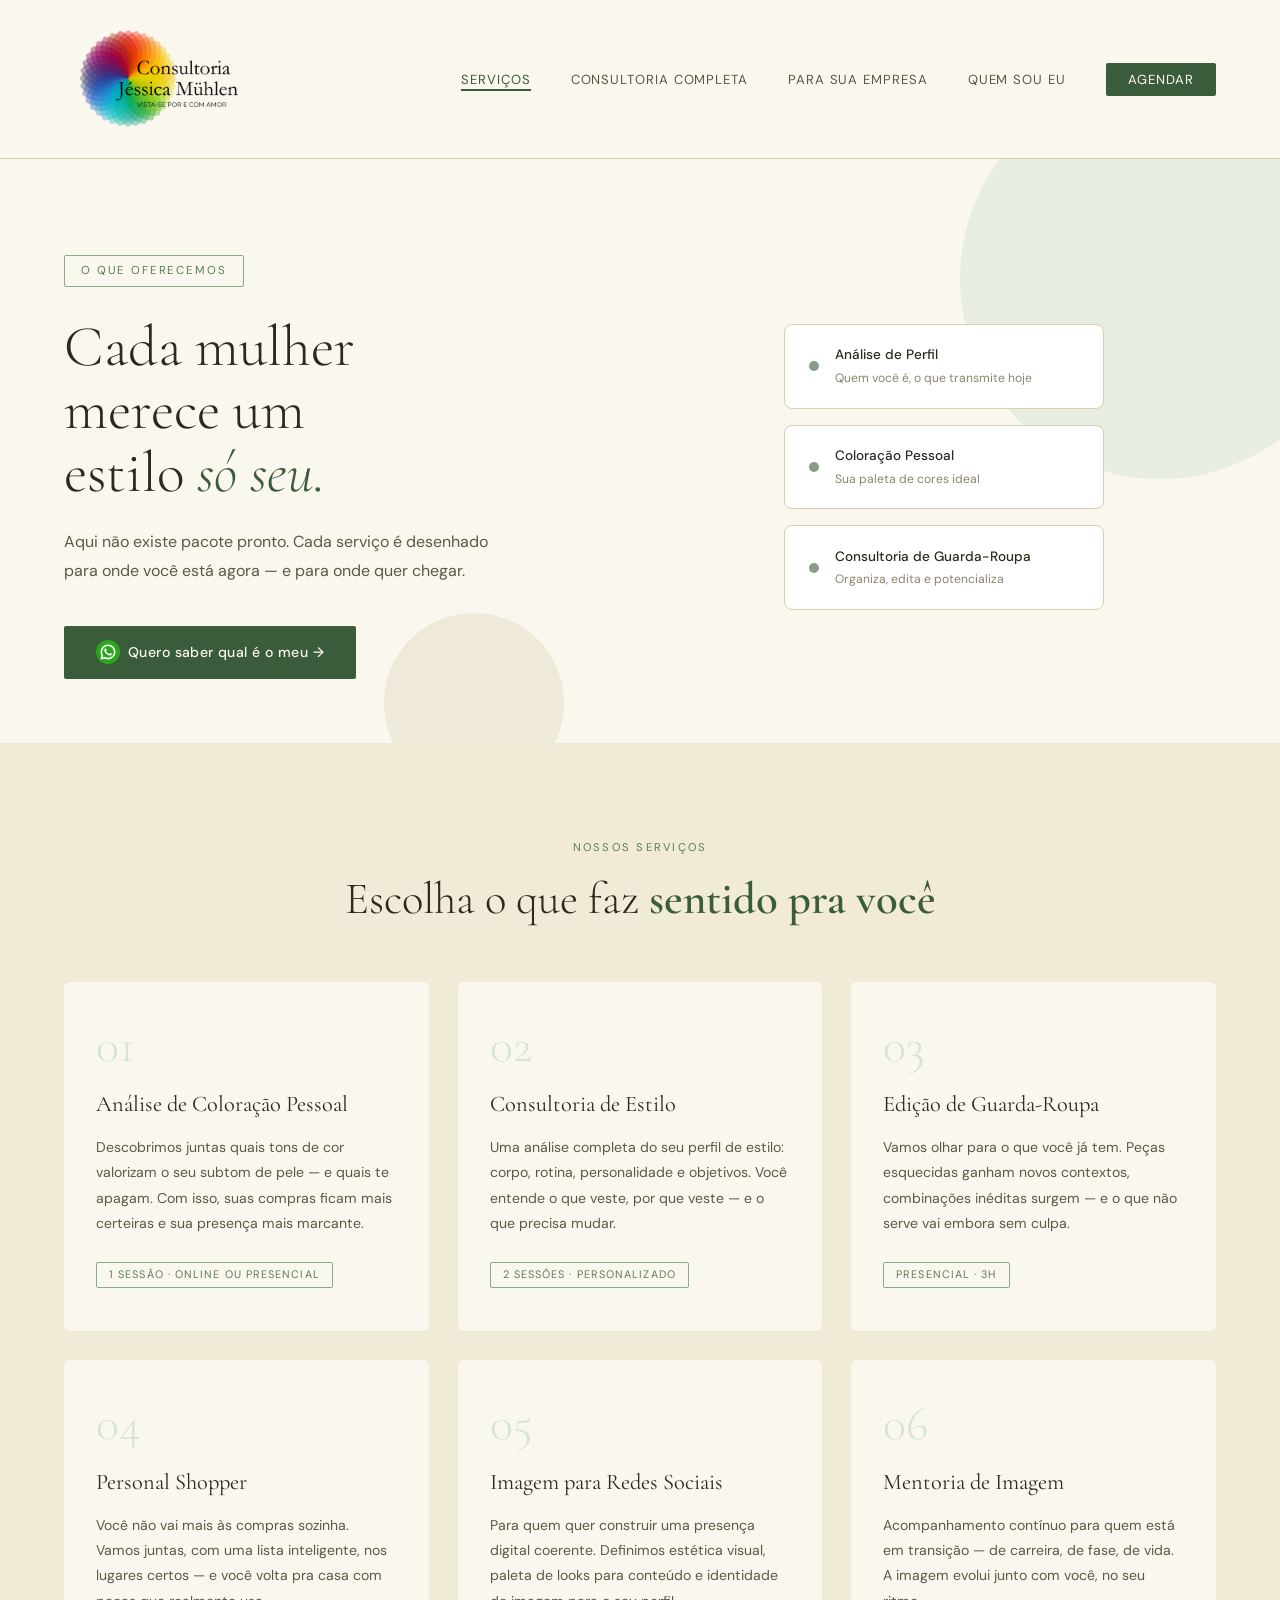
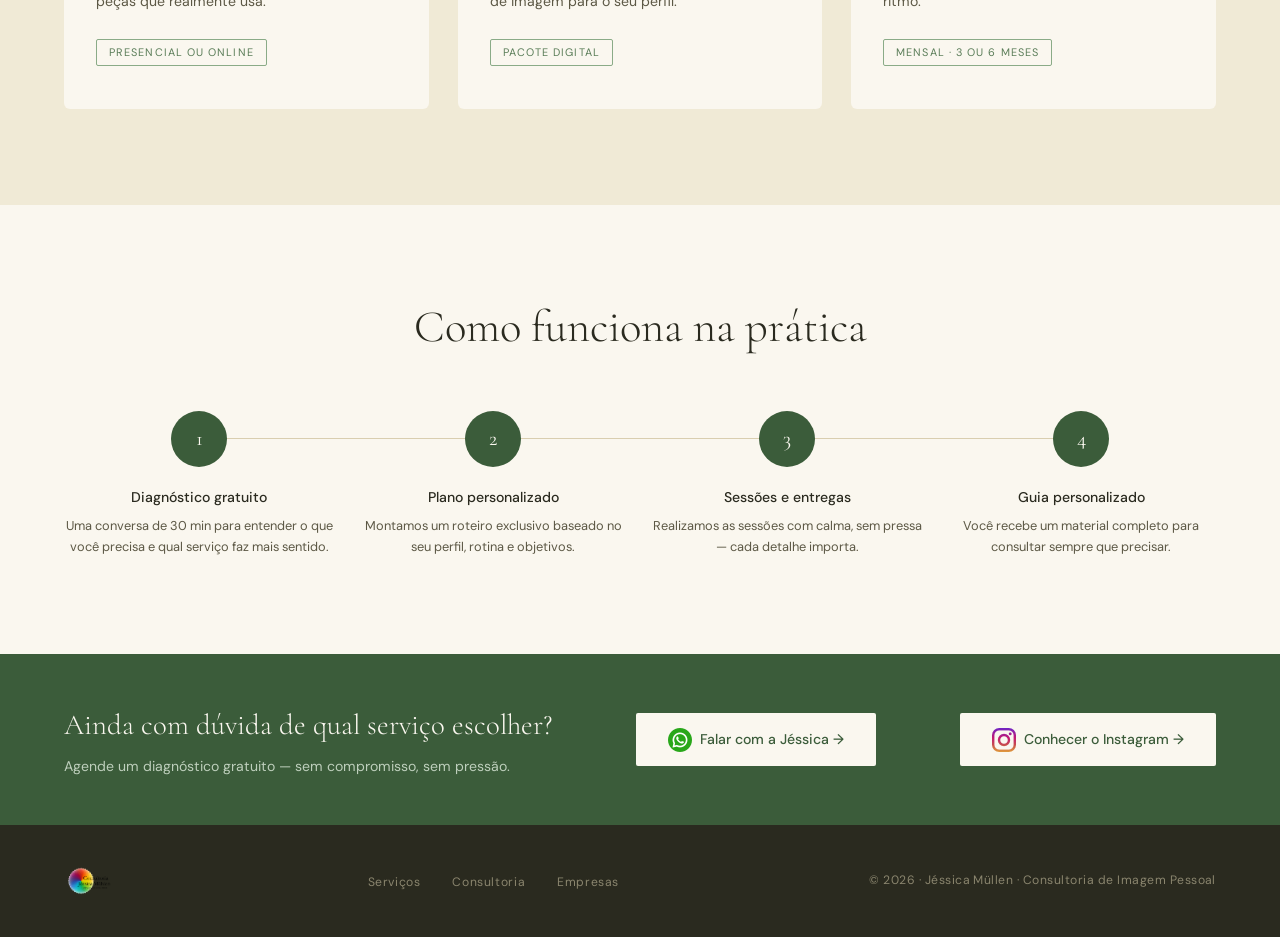
<file: index.html>
<!DOCTYPE html>
<html lang="pt-BR">

<head>
  <meta charset="UTF-8">
  <meta name="viewport" content="width=device-width, initial-scale=1.0">
  <title>Serviços Personalizados — Jéssica Müllen</title>
  <meta name="description"
    content="Consultoria de imagem pessoal sob medida. Coloração, estilo, guarda-roupa e muito mais.">
  <link
    href="https://fonts.googleapis.com/css2?family=Cormorant+Garamond:ital,wght@0,300;0,400;0,600;1,300;1,400&family=DM+Sans:wght@300;400;500&display=swap"
    rel="stylesheet">
  <link rel="stylesheet" href="./style.css">
  <link rel="stylesheet" href="./index.css">
</head>

<body>

  <nav class="nav" role="navigation" aria-label="Menu principal">
    <a class="nav-logo" href="./index.html" aria-label="Jéssica Müllen — página inicial">
      <img src="./assets/logo.png" alt="Jéssica Müllen">
    </a>
    <ul class="nav-links" role="list">
      <li><a href="./index.html" class="active" aria-current="page">Serviços</a></li>
      <li><a href="./consultoria/consultoria.html">Consultoria Completa</a></li>
      <li><a href="./parasua_empresa/empresa.html">Para sua Empresa</a></li>
      <li><a href="./quem-sou/quem-sou.html">Quem sou eu</a></li>
      <li><a href="#" class="btn-nav btn-whatsapp">Agendar</a></li>
    </ul>
    <button class="nav-toggle" aria-label="Abrir menu" aria-expanded="false">
      <span></span><span></span><span></span>
    </button>
  </nav>

  <div class="nav-overlay" aria-hidden="true"></div>
  <nav class="nav-drawer" aria-label="Menu mobile">
    <a href="./index.html" class="active">Serviços</a>
    <a href="./consultoria/consultoria.html">Consultoria Completa</a>
    <a href="./parasua_empresa/empresa.html">Para sua Empresa</a>
    <a href="./quem-sou/quem-sou.html">Quem sou eu</a>
    <a href="#" class="btn-nav-drawer btn-whatsapp">Agendar</a>
  </nav>

  <section class="page-hero">
    <div class="page-hero-text reveal">
      <span class="hero-tag">O que oferecemos</span>
      <h1 class="hero-title">Cada mulher<br>merece um<br>estilo <em>só seu.</em></h1>
      <p class="page-hero-sub">Aqui não existe pacote pronto. Cada serviço é desenhado para onde você está agora — e
        para onde quer chegar.</p>
      <a href="#servicos" class="btn-primary"> <img src="./assets/whatsapp.png" alt="">Quero saber qual é o meu →</a>
    </div>
    <div class="page-hero-visual reveal" data-delay="150">
      <div class="hero-cards">
        <div class="mini-card">
          <div class="mini-card-dot"></div>
          <div>
            <div class="mini-card-title">Análise de Perfil</div>
            <div class="mini-card-sub">Quem você é, o que transmite hoje</div>
          </div>
        </div>
        <div class="mini-card">
          <div class="mini-card-dot"></div>
          <div>
            <div class="mini-card-title">Coloração Pessoal</div>
            <div class="mini-card-sub">Sua paleta de cores ideal</div>
          </div>
        </div>
        <div class="mini-card">
          <div class="mini-card-dot"></div>
          <div>
            <div class="mini-card-title">Consultoria de Guarda-Roupa</div>
            <div class="mini-card-sub">Organiza, edita e potencializa</div>
          </div>
        </div>
      </div>
    </div>
  </section>

  <section class="servicos-section" id="servicos">
    <div class="section-header reveal">
      <span class="section-label">Nossos serviços</span>
      <h2 class="section-title">Escolha o que faz <strong>sentido pra você</strong></h2>
    </div>
    <div class="servicos-grid">
      <article class="servico-card reveal" data-delay="0">
        <div class="servico-num">01</div>
        <h3>Análise de Coloração Pessoal</h3>
        <p>Descobrimos juntas quais tons de cor valorizam o seu subtom de pele — e quais te apagam. Com isso, suas
          compras ficam mais certeiras e sua presença mais marcante.</p>
        <span class="tag-badge">1 sessão · Online ou presencial</span>
      </article>
      <article class="servico-card reveal" data-delay="80">
        <div class="servico-num">02</div>
        <h3>Consultoria de Estilo</h3>
        <p>Uma análise completa do seu perfil de estilo: corpo, rotina, personalidade e objetivos. Você entende o que
          veste, por que veste — e o que precisa mudar.</p>
        <span class="tag-badge">2 sessões · Personalizado</span>
      </article>
      <article class="servico-card reveal" data-delay="160">
        <div class="servico-num">03</div>
        <h3>Edição de Guarda-Roupa</h3>
        <p>Vamos olhar para o que você já tem. Peças esquecidas ganham novos contextos, combinações inéditas surgem — e
          o que não serve vai embora sem culpa.</p>
        <span class="tag-badge">Presencial · 3h</span>
      </article>
      <article class="servico-card reveal" data-delay="0">
        <div class="servico-num">04</div>
        <h3>Personal Shopper</h3>
        <p>Você não vai mais às compras sozinha. Vamos juntas, com uma lista inteligente, nos lugares certos — e você
          volta pra casa com peças que realmente usa.</p>
        <span class="tag-badge">Presencial ou online</span>
      </article>
      <article class="servico-card reveal" data-delay="80">
        <div class="servico-num">05</div>
        <h3>Imagem para Redes Sociais</h3>
        <p>Para quem quer construir uma presença digital coerente. Definimos estética visual, paleta de looks para
          conteúdo e identidade de imagem para o seu perfil.</p>
        <span class="tag-badge">Pacote digital</span>
      </article>
      <article class="servico-card reveal" data-delay="160">
        <div class="servico-num">06</div>
        <h3>Mentoria de Imagem</h3>
        <p>Acompanhamento contínuo para quem está em transição — de carreira, de fase, de vida. A imagem evolui junto
          com você, no seu ritmo.</p>
        <span class="tag-badge">Mensal · 3 ou 6 meses</span>
      </article>
    </div>
  </section>

  <section class="como-funciona">
    <div class="section-header reveal">
      <h2 class="section-title">Como funciona na prática</h2>
    </div>
    <div class="steps-grid">
      <div class="step-item reveal" data-delay="0">
        <div class="step-circle"><span>1</span></div>
        <h4>Diagnóstico gratuito</h4>
        <p>Uma conversa de 30 min para entender o que você precisa e qual serviço faz mais sentido.</p>
      </div>
      <div class="step-item reveal" data-delay="100">
        <div class="step-circle"><span>2</span></div>
        <h4>Plano personalizado</h4>
        <p>Montamos um roteiro exclusivo baseado no seu perfil, rotina e objetivos.</p>
      </div>
      <div class="step-item reveal" data-delay="200">
        <div class="step-circle"><span>3</span></div>
        <h4>Sessões e entregas</h4>
        <p>Realizamos as sessões com calma, sem pressa — cada detalhe importa.</p>
      </div>
      <div class="step-item reveal" data-delay="300">
        <div class="step-circle"><span>4</span></div>
        <h4>Guia personalizado</h4>
        <p>Você recebe um material completo para consultar sempre que precisar.</p>
      </div>
    </div>
  </section>

  <div class="green-strip" id="agendar">
    <div class="green-strip-text reveal">
      <h3>Ainda com dúvida de qual serviço escolher?</h3>
      <p>Agende um diagnóstico gratuito — sem compromisso, sem pressão.</p>
    </div>
    <a href="#" class="btn-light btn-whatsapp reveal" data-delay="100"> <img src="./assets/whatsapp.png" alt="">Falar
      com a Jéssica →</a>

    <a href="https://www.instagram.com/vistaseporecomamor?igsh=dWN3N3I3cDJ1aXFi" class="btn-light reveal"
      data-delay="100"> <img src="./assets/instagram.png" alt="">Conhecer o Instagram →</a>
  </div>

  <div vw class="enabled">
    <div vw-access-button class="active"></div>
    <div vw-plugin-wrapper>
      <div class="vw-plugin-top-wrapper"></div>
    </div>
  </div>
  <script src="https://vlibras.gov.br/app/vlibras-plugin.js"></script>
  <script>
    new window.VLibras.Widget('https://vlibras.gov.br/app');
  </script>
  
  <footer class="footer">
    <div class="footer-logo">
      <img src="./assets/logo.png" alt="Jéssica Müllen">
    </div>
    <ul class="footer-links" role="list">
      <li><a href="./index.html">Serviços</a></li>
      <li><a href="./consultoria/consultoria.html">Consultoria</a></li>
      <li><a href="./parasua_empresa/empresa.html">Empresas</a></li>
    </ul>
    <span class="footer-text">© 2026 · Jéssica Müllen · Consultoria de Imagem Pessoal</span>
  </footer>

  <script src="./js/main.js"></script>
</body>

</html>
</file>
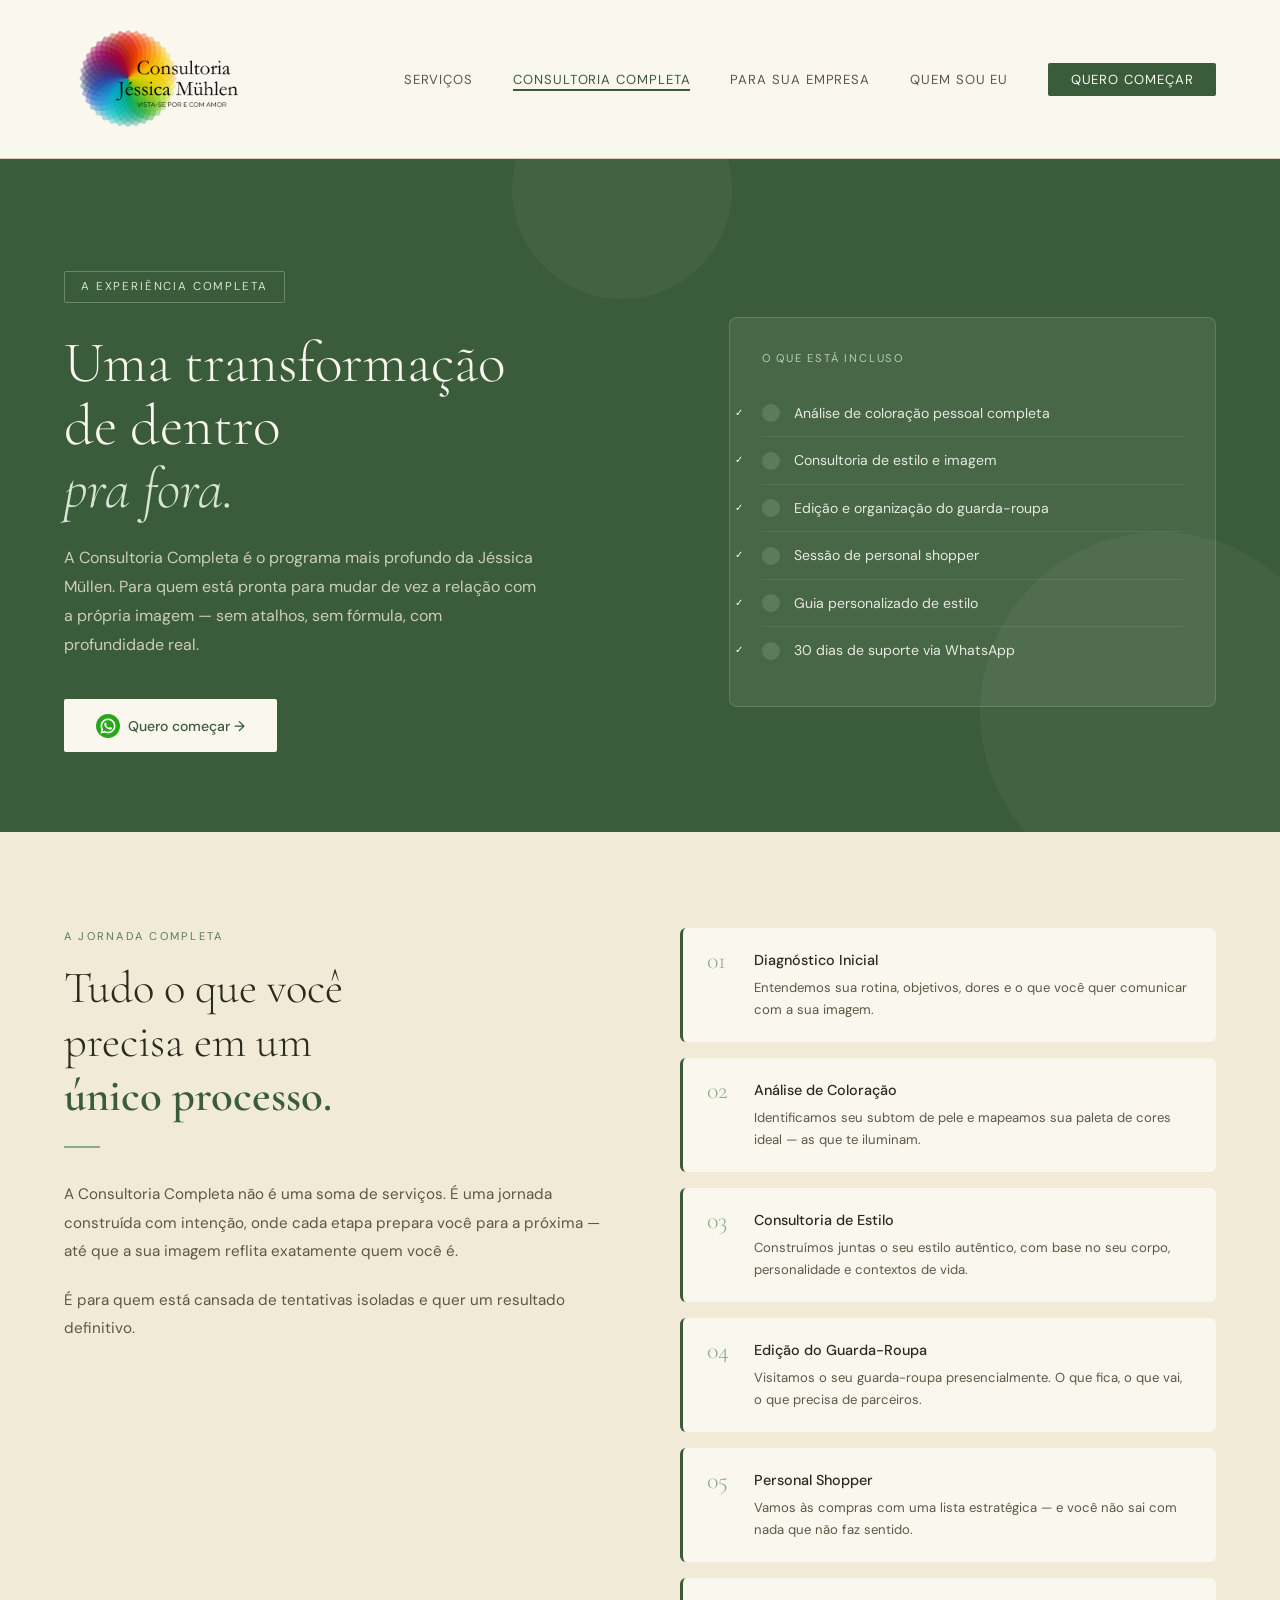
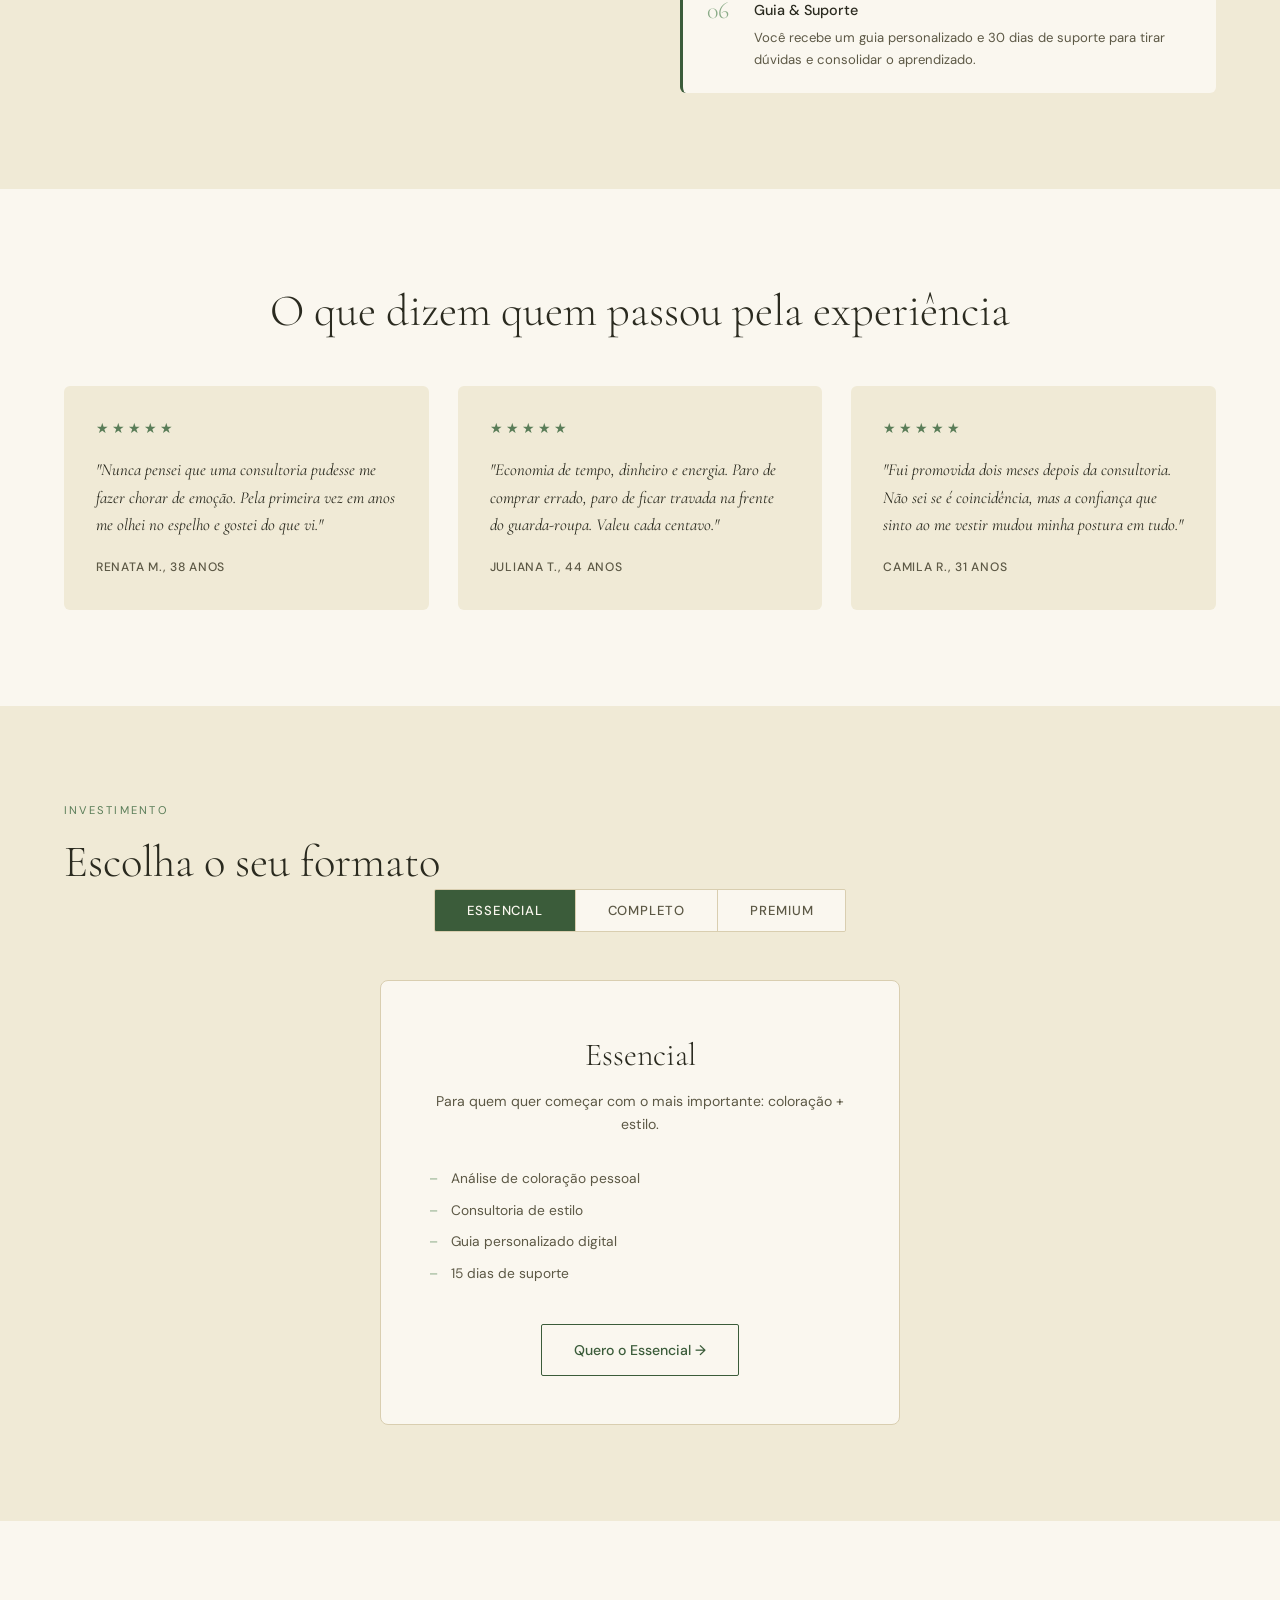
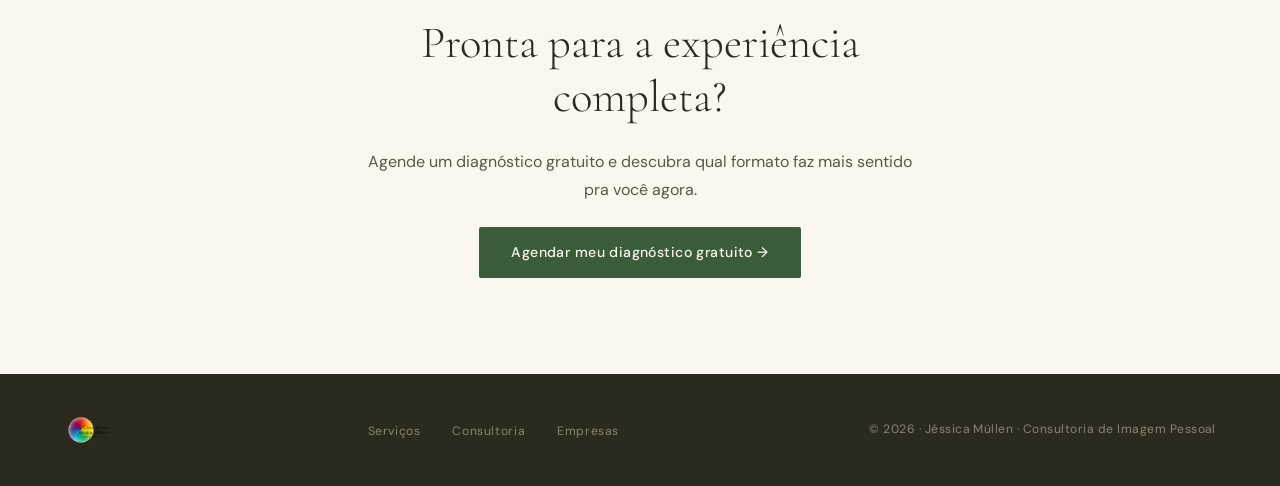
<file: consultoria/consultoria.html>
<!DOCTYPE html>
<html lang="pt-BR">

<head>
  <meta charset="UTF-8">
  <meta name="viewport" content="width=device-width, initial-scale=1.0">
  <title>Consultoria Completa — Jéssica Müllen</title>
  <meta name="description"
    content="A experiência mais completa da Jéssica Müllen. Do diagnóstico ao guarda-roupa renovado, com acompanhamento real.">
  <link
    href="https://fonts.googleapis.com/css2?family=Cormorant+Garamond:ital,wght@0,300;0,400;0,600;1,300;1,400&family=DM+Sans:wght@300;400;500&display=swap"
    rel="stylesheet">
  <link rel="stylesheet" href="../style.css">
  <link rel="stylesheet" href="./consultoria.css">
</head>

<body>

  <nav class="nav" role="navigation" aria-label="Menu principal">
    <a class="nav-logo" href="../index.html" aria-label="Jéssica Müllen — página inicial">
      <img src="../assets/logo.png" alt="Jéssica Müllen">
    </a>
    <ul class="nav-links" role="list">
      <li><a href="../index.html">Serviços</a></li>
      <li><a href="./consultoria.html" class="active" aria-current="page">Consultoria Completa</a></li>
      <li><a href="../parasua_empresa/empresa.html">Para sua Empresa</a></li>
      <li><a href="../quem-sou/quem-sou.html">Quem sou eu</a></li>
      <li><a href="#" class="btn-nav btn-whatsapp">Quero começar</a></li>
    </ul>
    <button class="nav-toggle" aria-label="Abrir menu" aria-expanded="false">
      <span></span><span></span><span></span>
    </button>
  </nav>

  <div class="nav-overlay" aria-hidden="true"></div>
  <nav class="nav-drawer" aria-label="Menu mobile">
    <a href="../index.html">Serviços</a>
    <a href="./consultoria.html" class="active">Consultoria Completa</a>
    <a href="../parasua_empresa/empresa.html">Para sua Empresa</a>
    <a href="../quem-sou/quem-sou.html">Quem sou eu</a>
    <a href="#" class="btn-nav-drawer btn-whatsapp">Quero começar</a>
  </nav>

  <section class="page-hero">
    <div class="page-hero-text reveal">
      <span class="hero-tag hero-tag--light">A experiência completa</span>
      <h1 class="hero-title">Uma transformação<br>de dentro<br><em>pra fora.</em></h1>
      <p class="page-hero-sub">A Consultoria Completa é o programa mais profundo da Jéssica Müllen. Para quem está
        pronta para mudar de vez a relação com a própria imagem — sem atalhos, sem fórmula, com profundidade real.</p>
      <a href="#" class="btn-light btn-whatsapp"> <img src="../assets/whatsapp.png" alt="">Quero começar →</a>
    </div>
    <div class="page-hero-visual reveal" data-delay="150">
      <div class="incluso-box">
        <div class="incluso-title">O que está incluso</div>
        <div class="incluso-item"><span>Análise de coloração pessoal completa</span></div>
        <div class="incluso-item"><span>Consultoria de estilo e imagem</span></div>
        <div class="incluso-item"><span>Edição e organização do guarda-roupa</span></div>
        <div class="incluso-item"><span>Sessão de personal shopper</span></div>
        <div class="incluso-item"><span>Guia personalizado de estilo</span></div>
        <div class="incluso-item"><span>30 dias de suporte via WhatsApp</span></div>
      </div>
    </div>
  </section>

  <section class="o-que-incluso">
    <div class="reveal">
      <span class="section-label">A jornada completa</span>
      <h2 class="section-title">Tudo o que você<br>precisa em um<br><strong>único processo.</strong></h2>
      <div class="divider"></div>
      <p>A Consultoria Completa não é uma soma de serviços. É uma jornada construída com intenção, onde cada etapa
        prepara você para a próxima — até que a sua imagem reflita exatamente quem você é.</p>
      <p>É para quem está cansada de tentativas isoladas e quer um resultado definitivo.</p>
    </div>
    <div class="incluso-list">
      <div class="incluso-list-item reveal" data-delay="0">
        <span class="incluso-list-item-num">01</span>
        <div>
          <h4>Diagnóstico Inicial</h4>
          <p>Entendemos sua rotina, objetivos, dores e o que você quer comunicar com a sua imagem.</p>
        </div>
      </div>
      <div class="incluso-list-item reveal" data-delay="60">
        <span class="incluso-list-item-num">02</span>
        <div>
          <h4>Análise de Coloração</h4>
          <p>Identificamos seu subtom de pele e mapeamos sua paleta de cores ideal — as que te iluminam.</p>
        </div>
      </div>
      <div class="incluso-list-item reveal" data-delay="120">
        <span class="incluso-list-item-num">03</span>
        <div>
          <h4>Consultoria de Estilo</h4>
          <p>Construímos juntas o seu estilo autêntico, com base no seu corpo, personalidade e contextos de vida.</p>
        </div>
      </div>
      <div class="incluso-list-item reveal" data-delay="180">
        <span class="incluso-list-item-num">04</span>
        <div>
          <h4>Edição do Guarda-Roupa</h4>
          <p>Visitamos o seu guarda-roupa presencialmente. O que fica, o que vai, o que precisa de parceiros.</p>
        </div>
      </div>
      <div class="incluso-list-item reveal" data-delay="240">
        <span class="incluso-list-item-num">05</span>
        <div>
          <h4>Personal Shopper</h4>
          <p>Vamos às compras com uma lista estratégica — e você não sai com nada que não faz sentido.</p>
        </div>
      </div>
      <div class="incluso-list-item reveal" data-delay="300">
        <span class="incluso-list-item-num">06</span>
        <div>
          <h4>Guia & Suporte</h4>
          <p>Você recebe um guia personalizado e 30 dias de suporte para tirar dúvidas e consolidar o aprendizado.</p>
        </div>
      </div>
    </div>
  </section>

  <section class="depoimento-section">
    <div class="section-header reveal">
      <h2 class="section-title">O que dizem quem passou pela experiência</h2>
    </div>
    <div class="depoimentos-grid">
      <article class="depo-card reveal" data-delay="0">
        <div class="depo-stars" aria-label="5 estrelas">★★★★★</div>
        <blockquote>"Nunca pensei que uma consultoria pudesse me fazer chorar de emoção. Pela primeira vez em anos me
          olhei no espelho e gostei do que vi."</blockquote>
        <div class="depo-author">Renata M., 38 anos</div>
      </article>
      <article class="depo-card reveal" data-delay="100">
        <div class="depo-stars" aria-label="5 estrelas">★★★★★</div>
        <blockquote>"Economia de tempo, dinheiro e energia. Paro de comprar errado, paro de ficar travada na frente do
          guarda-roupa. Valeu cada centavo."</blockquote>
        <div class="depo-author">Juliana T., 44 anos</div>
      </article>
      <article class="depo-card reveal" data-delay="200">
        <div class="depo-stars" aria-label="5 estrelas">★★★★★</div>
        <blockquote>"Fui promovida dois meses depois da consultoria. Não sei se é coincidência, mas a confiança que
          sinto ao me vestir mudou minha postura em tudo."</blockquote>
        <div class="depo-author">Camila R., 31 anos</div>
      </article>
    </div>
  </section>

  <section class="investimento" id="planos">
    <div class="section-header reveal">
      <span class="section-label">Investimento</span>
      <h2 class="section-title">Escolha o seu formato</h2>
    </div>

    <div class="planos-tabs reveal" role="tablist" aria-label="Planos disponíveis">
      <button class="js-tab-btn active" data-tab="essencial" role="tab" aria-selected="true">Essencial</button>
      <button class="js-tab-btn" data-tab="completo" role="tab" aria-selected="false">Completo</button>
      <button class="js-tab-btn" data-tab="premium" role="tab" aria-selected="false">Premium</button>
    </div>

    <div class="planos-panels">
      <div class="plano-panel js-tab-panel active" data-panel="essencial">
        <div class="plano-info">
          <div class="plano-nome">Essencial</div>
          <p class="plano-desc">Para quem quer começar com o mais importante: coloração + estilo.</p>
          <ul class="plano-items">
            <li>Análise de coloração pessoal</li>
            <li>Consultoria de estilo</li>
            <li>Guia personalizado digital</li>
            <li>15 dias de suporte</li>
          </ul>
          <a href="#" class="btn-outline btn-whatsapp">Quero o Essencial →</a>
        </div>
      </div>
      <div class="plano-panel js-tab-panel" data-panel="completo">
        <div class="plano-info plano-info--destaque">
          <div class="plano-badge">Mais escolhido</div>
          <div class="plano-nome">Completo</div>
          <p class="plano-desc">A experiência total — do diagnóstico ao guarda-roupa renovado.</p>
          <ul class="plano-items">
            <li>Tudo do Essencial</li>
            <li>Edição do guarda-roupa</li>
            <li>Sessão de personal shopper</li>
            <li>30 dias de suporte WhatsApp</li>
          </ul>
          <a href="#" class="btn-primary btn-whatsapp">Quero o Completo →</a>
        </div>
      </div>
      <div class="plano-panel js-tab-panel" data-panel="premium">
        <div class="plano-info">
          <div class="plano-nome">Premium</div>
          <p class="plano-desc">Para quem quer acompanhamento contínuo e evolução constante.</p>
          <ul class="plano-items">
            <li>Tudo do Completo</li>
            <li>Mentoria mensal por 3 meses</li>
            <li>Revisão sazonal de guarda-roupa</li>
            <li>Suporte ilimitado no período</li>
          </ul>
          <a href="#" class="btn-outline btn-whatsapp">Quero o Premium →</a>
        </div>
      </div>
    </div>
  </section>

  <section class="cta-section">
    <div class="reveal">
      <h2 class="section-title">Pronta para a experiência completa?</h2>
      <p>Agende um diagnóstico gratuito e descubra qual formato faz mais sentido pra você agora.</p>
      <a href="#" class="btn-primary btn-whatsapp"> Agendar meu diagnóstico gratuito →</a>
    </div>
  </section>

  <div vw class="enabled">
    <div vw-access-button class="active"></div>
    <div vw-plugin-wrapper>
      <div class="vw-plugin-top-wrapper"></div>
    </div>
  </div>
  <script src="https://vlibras.gov.br/app/vlibras-plugin.js"></script>
  <script>
    new window.VLibras.Widget('https://vlibras.gov.br/app');
  </script>
  
  <footer class="footer">
    <div class="footer-logo">
      <img src="../assets/logo.png" alt="Jéssica Müllen">
    </div>
    <ul class="footer-links" role="list">
      <li><a href="../index.html">Serviços</a></li>
      <li><a href="./consultoria.html">Consultoria</a></li>
      <li><a href="../parasua_empresa/empresa.html">Empresas</a></li>
    </ul>
    <span class="footer-text">© 2026 · Jéssica Müllen · Consultoria de Imagem Pessoal</span>
  </footer>

  <script src="../js/main.js"></script>
</body>

</html>
</file>
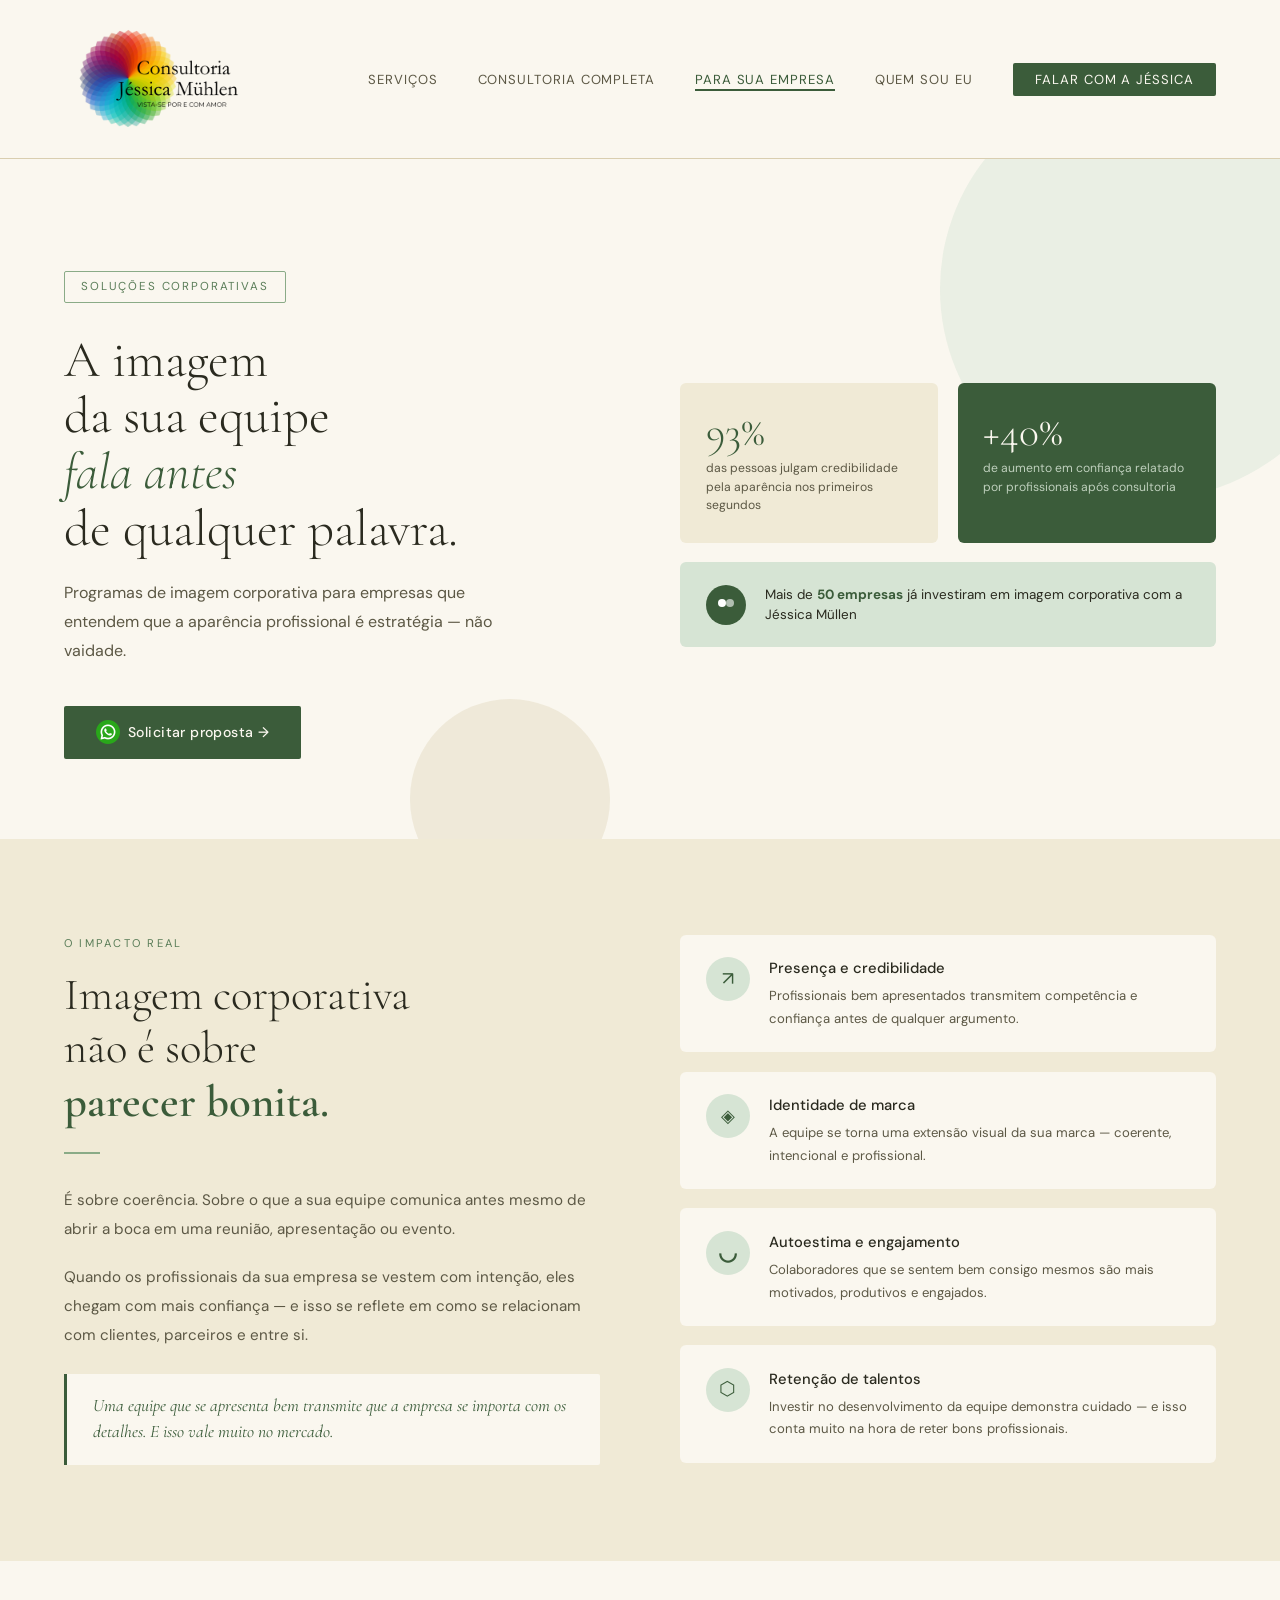
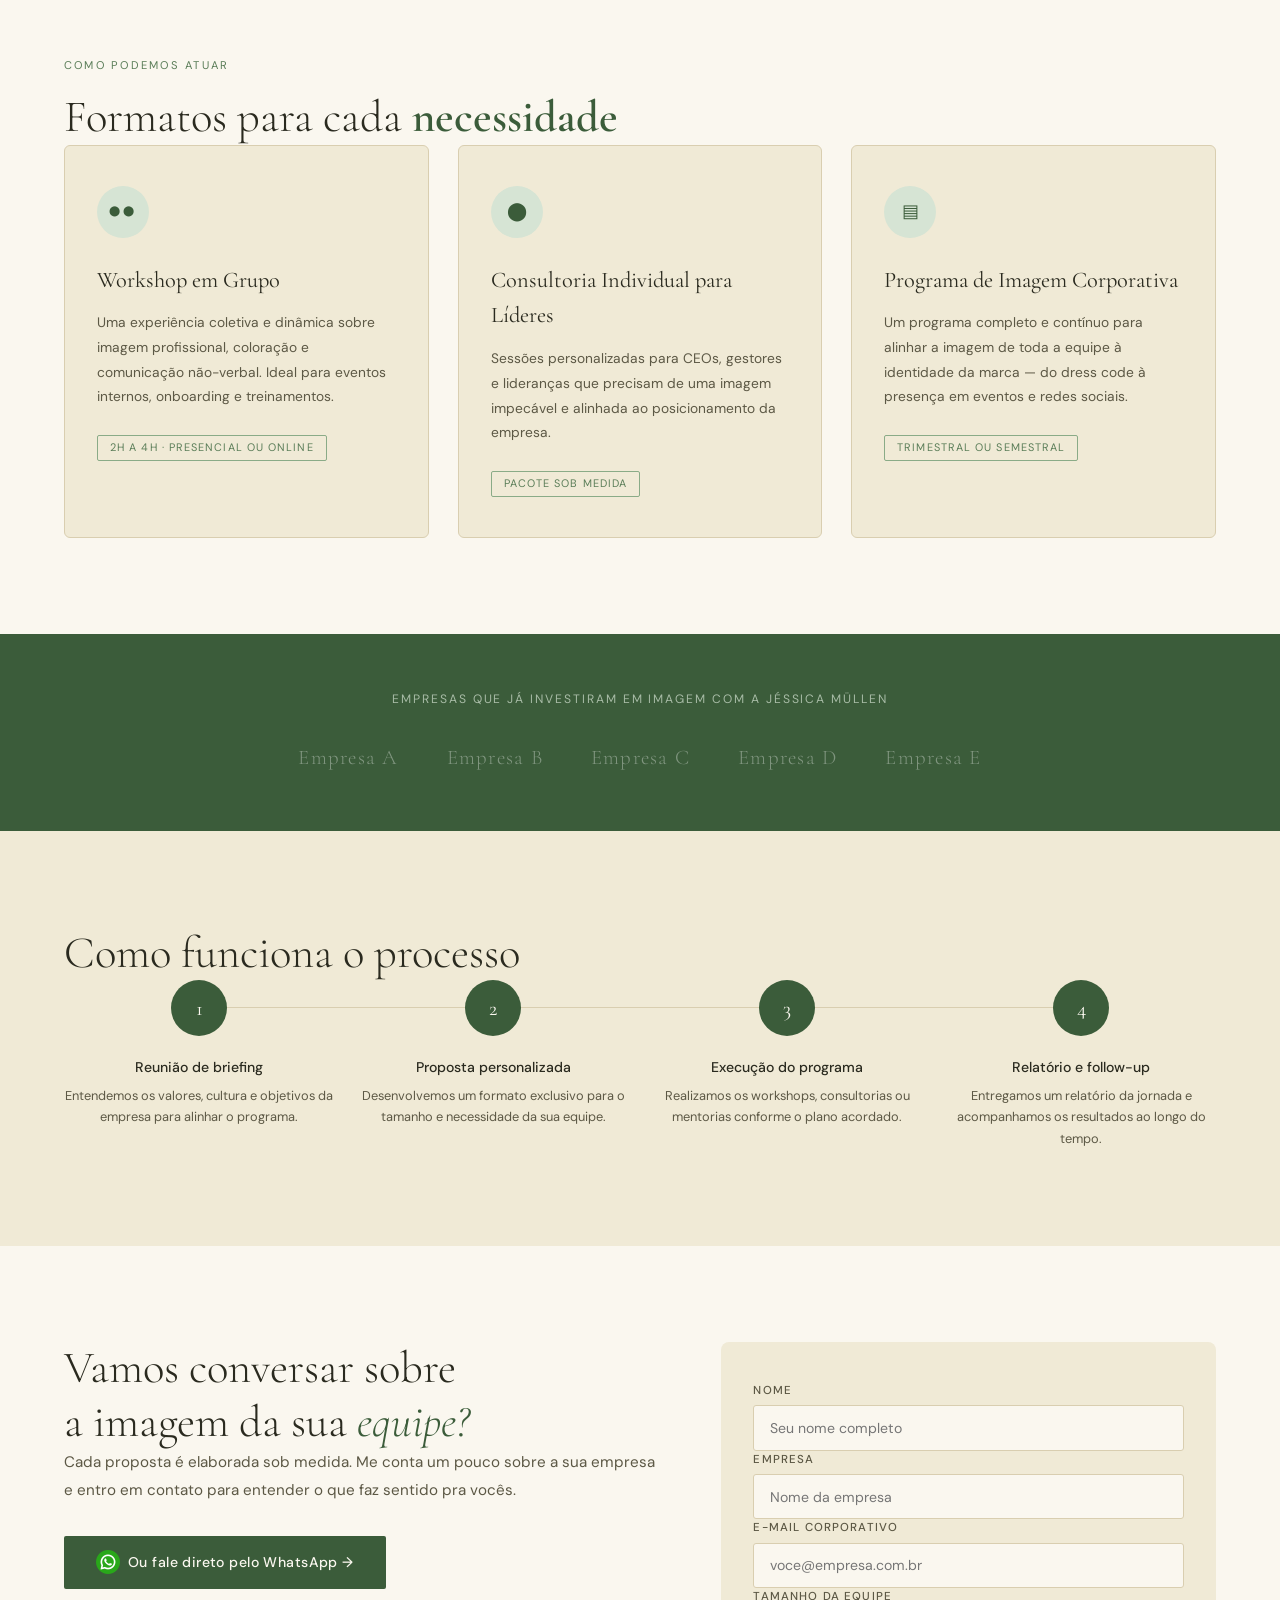
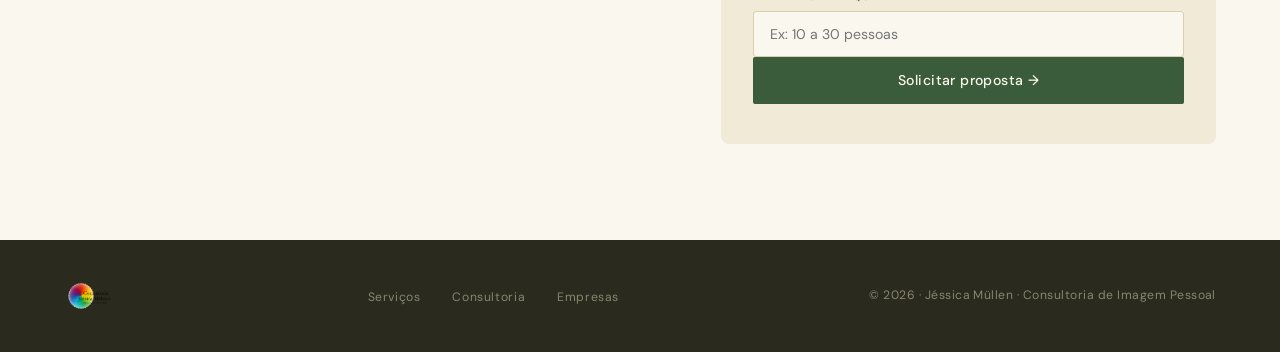
<file: parasua_empresa/empresa.html>
<!DOCTYPE html>
<html lang="pt-BR">

<head>
  <meta charset="UTF-8">
  <meta name="viewport" content="width=device-width, initial-scale=1.0">
  <title>Para Sua Empresa — Jéssica Müllen</title>
  <meta name="description"
    content="Programas de imagem corporativa para empresas que entendem que a presença profissional é estratégia.">
  <link
    href="https://fonts.googleapis.com/css2?family=Cormorant+Garamond:ital,wght@0,300;0,400;0,600;1,300;1,400&family=DM+Sans:wght@300;400;500&display=swap"
    rel="stylesheet">
  <link rel="stylesheet" href="../style.css">
  <link rel="stylesheet" href="./empresa.css">
</head>

<body>

  <nav class="nav" role="navigation" aria-label="Menu principal">
    <a class="nav-logo" href="../index.html" aria-label="Jéssica Müllen — página inicial">
      <img src="../assets/logo.png" alt="Jéssica Müllen">
    </a>
    <ul class="nav-links" role="list">
      <li><a href="../index.html">Serviços</a></li>
      <li><a href="../consultoria/consultoria.html">Consultoria Completa</a></li>
      <li><a href="./empresa.html" class="active" aria-current="page">Para sua Empresa</a></li>
      <li><a href="../quem-sou/quem-sou.html">Quem sou eu</a></li>
      <li><a href="#" class="btn-nav btn-whatsapp">Falar com a Jéssica</a></li>
    </ul>
    <button class="nav-toggle" aria-label="Abrir menu" aria-expanded="false">
      <span></span><span></span><span></span>
    </button>
  </nav>

  <div class="nav-overlay" aria-hidden="true"></div>
  <nav class="nav-drawer" aria-label="Menu mobile">
    <a href="../index.html">Serviços</a>
    <a href="../consultoria/consultoria.html">Consultoria Completa</a>
    <a href="./empresa.html" class="active">Para sua Empresa</a>
    <a href="../quem-sou/quem-sou.html">Quem sou eu</a>
    <a href="#" class="btn-nav-drawer btn-whatsapp">Falar com a Jéssica</a>
  </nav>

  <section class="page-hero">
    <div class="page-hero-text reveal">
      <span class="hero-tag">Soluções corporativas</span>
      <h1 class="hero-title">A imagem<br>da sua equipe<br><em>fala antes</em><br>de qualquer palavra.</h1>
      <p class="page-hero-sub">Programas de imagem corporativa para empresas que entendem que a aparência profissional é
        estratégia — não vaidade.</p>
      <a href="#cta" class="btn-primary"> <img src="../assets/whatsapp.png" alt="">Solicitar proposta →</a>
    </div>
    <div class="page-hero-visual reveal" data-delay="150">
      <div class="stat-row">
        <div class="stat-card">
          <div class="stat-num">93%</div>
          <div class="stat-label">das pessoas julgam credibilidade pela aparência nos primeiros segundos</div>
        </div>
        <div class="stat-card stat-card--green">
          <div class="stat-num">+40%</div>
          <div class="stat-label">de aumento em confiança relatado por profissionais após consultoria</div>
        </div>
      </div>
      <div class="stat-wide">
        <div class="stat-wide-icon" aria-hidden="true"><span class="icon-people"></span></div>
        <div class="stat-wide-text">Mais de <strong>50 empresas</strong> já investiram em imagem corporativa com a
          Jéssica Müllen</div>
      </div>
    </div>
  </section>

  <section class="por-que">
    <div class="reveal">
      <span class="section-label">O impacto real</span>
      <h2 class="section-title">Imagem corporativa<br>não é sobre<br><strong>parecer bonita.</strong></h2>
      <div class="divider"></div>
      <p>É sobre coerência. Sobre o que a sua equipe comunica antes mesmo de abrir a boca em uma reunião, apresentação
        ou evento.</p>
      <p>Quando os profissionais da sua empresa se vestem com intenção, eles chegam com mais confiança — e isso se
        reflete em como se relacionam com clientes, parceiros e entre si.</p>
      <div class="destaque-frase">
        <p>Uma equipe que se apresenta bem transmite que a empresa se importa com os detalhes. E isso vale muito no
          mercado.</p>
      </div>
    </div>
    <div class="beneficios-list">
      <div class="beneficio-item reveal" data-delay="0">
        <div class="beneficio-icon beneficio-icon--trend" aria-hidden="true"></div>
        <div>
          <h4>Presença e credibilidade</h4>
          <p>Profissionais bem apresentados transmitem competência e confiança antes de qualquer argumento.</p>
        </div>
      </div>
      <div class="beneficio-item reveal" data-delay="80">
        <div class="beneficio-icon beneficio-icon--brand" aria-hidden="true"></div>
        <div>
          <h4>Identidade de marca</h4>
          <p>A equipe se torna uma extensão visual da sua marca — coerente, intencional e profissional.</p>
        </div>
      </div>
      <div class="beneficio-item reveal" data-delay="160">
        <div class="beneficio-icon beneficio-icon--smile" aria-hidden="true"></div>
        <div>
          <h4>Autoestima e engajamento</h4>
          <p>Colaboradores que se sentem bem consigo mesmos são mais motivados, produtivos e engajados.</p>
        </div>
      </div>
      <div class="beneficio-item reveal" data-delay="240">
        <div class="beneficio-icon beneficio-icon--retain" aria-hidden="true"></div>
        <div>
          <h4>Retenção de talentos</h4>
          <p>Investir no desenvolvimento da equipe demonstra cuidado — e isso conta muito na hora de reter bons
            profissionais.</p>
        </div>
      </div>
    </div>
  </section>

  <section class="formatos">
    <div class="section-header reveal">
      <span class="section-label">Como podemos atuar</span>
      <h2 class="section-title">Formatos para cada <strong>necessidade</strong></h2>
    </div>
    <div class="formatos-grid">
      <article class="formato-card reveal" data-delay="0">
        <div class="formato-icon formato-icon--group" aria-hidden="true"></div>
        <h3>Workshop em Grupo</h3>
        <p>Uma experiência coletiva e dinâmica sobre imagem profissional, coloração e comunicação não-verbal. Ideal para
          eventos internos, onboarding e treinamentos.</p>
        <span class="tag-badge">2h a 4h · Presencial ou online</span>
      </article>
      <article class="formato-card reveal" data-delay="100">
        <div class="formato-icon formato-icon--leader" aria-hidden="true"></div>
        <h3>Consultoria Individual para Líderes</h3>
        <p>Sessões personalizadas para CEOs, gestores e lideranças que precisam de uma imagem impecável e alinhada ao
          posicionamento da empresa.</p>
        <span class="tag-badge">Pacote sob medida</span>
      </article>
      <article class="formato-card reveal" data-delay="200">
        <div class="formato-icon formato-icon--program" aria-hidden="true"></div>
        <h3>Programa de Imagem Corporativa</h3>
        <p>Um programa completo e contínuo para alinhar a imagem de toda a equipe à identidade da marca — do dress code
          à presença em eventos e redes sociais.</p>
        <span class="tag-badge">Trimestral ou semestral</span>
      </article>
    </div>
  </section>

  <div class="empresas-strip">
    <p>Empresas que já investiram em imagem com a Jéssica Müllen</p>
    <div class="logos-row" aria-label="Clientes corporativos">
      <span class="empresa-logo">Empresa A</span>
      <span class="empresa-logo">Empresa B</span>
      <span class="empresa-logo">Empresa C</span>
      <span class="empresa-logo">Empresa D</span>
      <span class="empresa-logo">Empresa E</span>
    </div>
  </div>

  <section class="processo">
    <div class="section-header reveal">
      <h2 class="section-title">Como funciona o processo</h2>
    </div>
    <div class="steps-grid">
      <div class="step-item reveal" data-delay="0">
        <div class="step-circle"><span>1</span></div>
        <h4>Reunião de briefing</h4>
        <p>Entendemos os valores, cultura e objetivos da empresa para alinhar o programa.</p>
      </div>
      <div class="step-item reveal" data-delay="100">
        <div class="step-circle"><span>2</span></div>
        <h4>Proposta personalizada</h4>
        <p>Desenvolvemos um formato exclusivo para o tamanho e necessidade da sua equipe.</p>
      </div>
      <div class="step-item reveal" data-delay="200">
        <div class="step-circle"><span>3</span></div>
        <h4>Execução do programa</h4>
        <p>Realizamos os workshops, consultorias ou mentorias conforme o plano acordado.</p>
      </div>
      <div class="step-item reveal" data-delay="300">
        <div class="step-circle"><span>4</span></div>
        <h4>Relatório e follow-up</h4>
        <p>Entregamos um relatório da jornada e acompanhamos os resultados ao longo do tempo.</p>
      </div>
    </div>
  </section>

  <section class="cta-section" id="cta">
    <div class="cta-text reveal">
      <h2 class="section-title">Vamos conversar sobre<br>a imagem da sua <em>equipe?</em></h2>
      <p>Cada proposta é elaborada sob medida. Me conta um pouco sobre a sua empresa e entro em contato para entender o
        que faz sentido pra vocês.</p>
      <a href="#" class="btn-primary btn-whatsapp"> <img src="../assets/whatsapp.png" alt="">Ou fale direto pelo
        WhatsApp →</a>
    </div>

    <div class="cta-form-box reveal" data-delay="100">
      <form class="js-form" novalidate>
        <div class="form-field">
          <label class="form-label" for="nome">Nome</label>
          <input class="form-input" id="nome" name="nome" type="text" placeholder="Seu nome completo" data-required
            autocomplete="name">
          <span class="form-error-msg" data-error="nome">Por favor, informe seu nome.</span>
        </div>
        <div class="form-field">
          <label class="form-label" for="empresa">Empresa</label>
          <input class="form-input" id="empresa" name="empresa" type="text" placeholder="Nome da empresa" data-required
            autocomplete="organization">
          <span class="form-error-msg" data-error="empresa">Por favor, informe o nome da empresa.</span>
        </div>
        <div class="form-field">
          <label class="form-label" for="email">E-mail corporativo</label>
          <input class="form-input" id="email" name="email" type="email" placeholder="voce@empresa.com.br" data-required
            autocomplete="email">
          <span class="form-error-msg" data-error="email">Por favor, informe um e-mail válido.</span>
        </div>
        <div class="form-field">
          <label class="form-label" for="equipe">Tamanho da equipe</label>
          <input class="form-input" id="equipe" name="equipe" type="text" placeholder="Ex: 10 a 30 pessoas"
            data-required>
          <span class="form-error-msg" data-error="equipe">Por favor, informe o tamanho da equipe.</span>
        </div>
        <button type="submit" class="btn-primary btn-full js-submit">Solicitar proposta →</button>
      </form>
    </div>
  </section>

  <div vw class="enabled">
    <div vw-access-button class="active"></div>
    <div vw-plugin-wrapper>
      <div class="vw-plugin-top-wrapper"></div>
    </div>
  </div>
  <script src="https://vlibras.gov.br/app/vlibras-plugin.js"></script>
  <script>
    new window.VLibras.Widget('https://vlibras.gov.br/app');
  </script>

  <footer class="footer">
    <div class="footer-logo">
      <img src="../assets/logo.png" alt="Jéssica Müllen">
    </div>
    <ul class="footer-links" role="list">
      <li><a href="../index.html">Serviços</a></li>
      <li><a href="../consultoria/consultoria.html">Consultoria</a></li>
      <li><a href="./empresa.html">Empresas</a></li>
    </ul>
    <span class="footer-text">© 2026 · Jéssica Müllen · Consultoria de Imagem Pessoal</span>
  </footer>

  <script src="../js/main.js"></script>
</body>

</html>
</file>
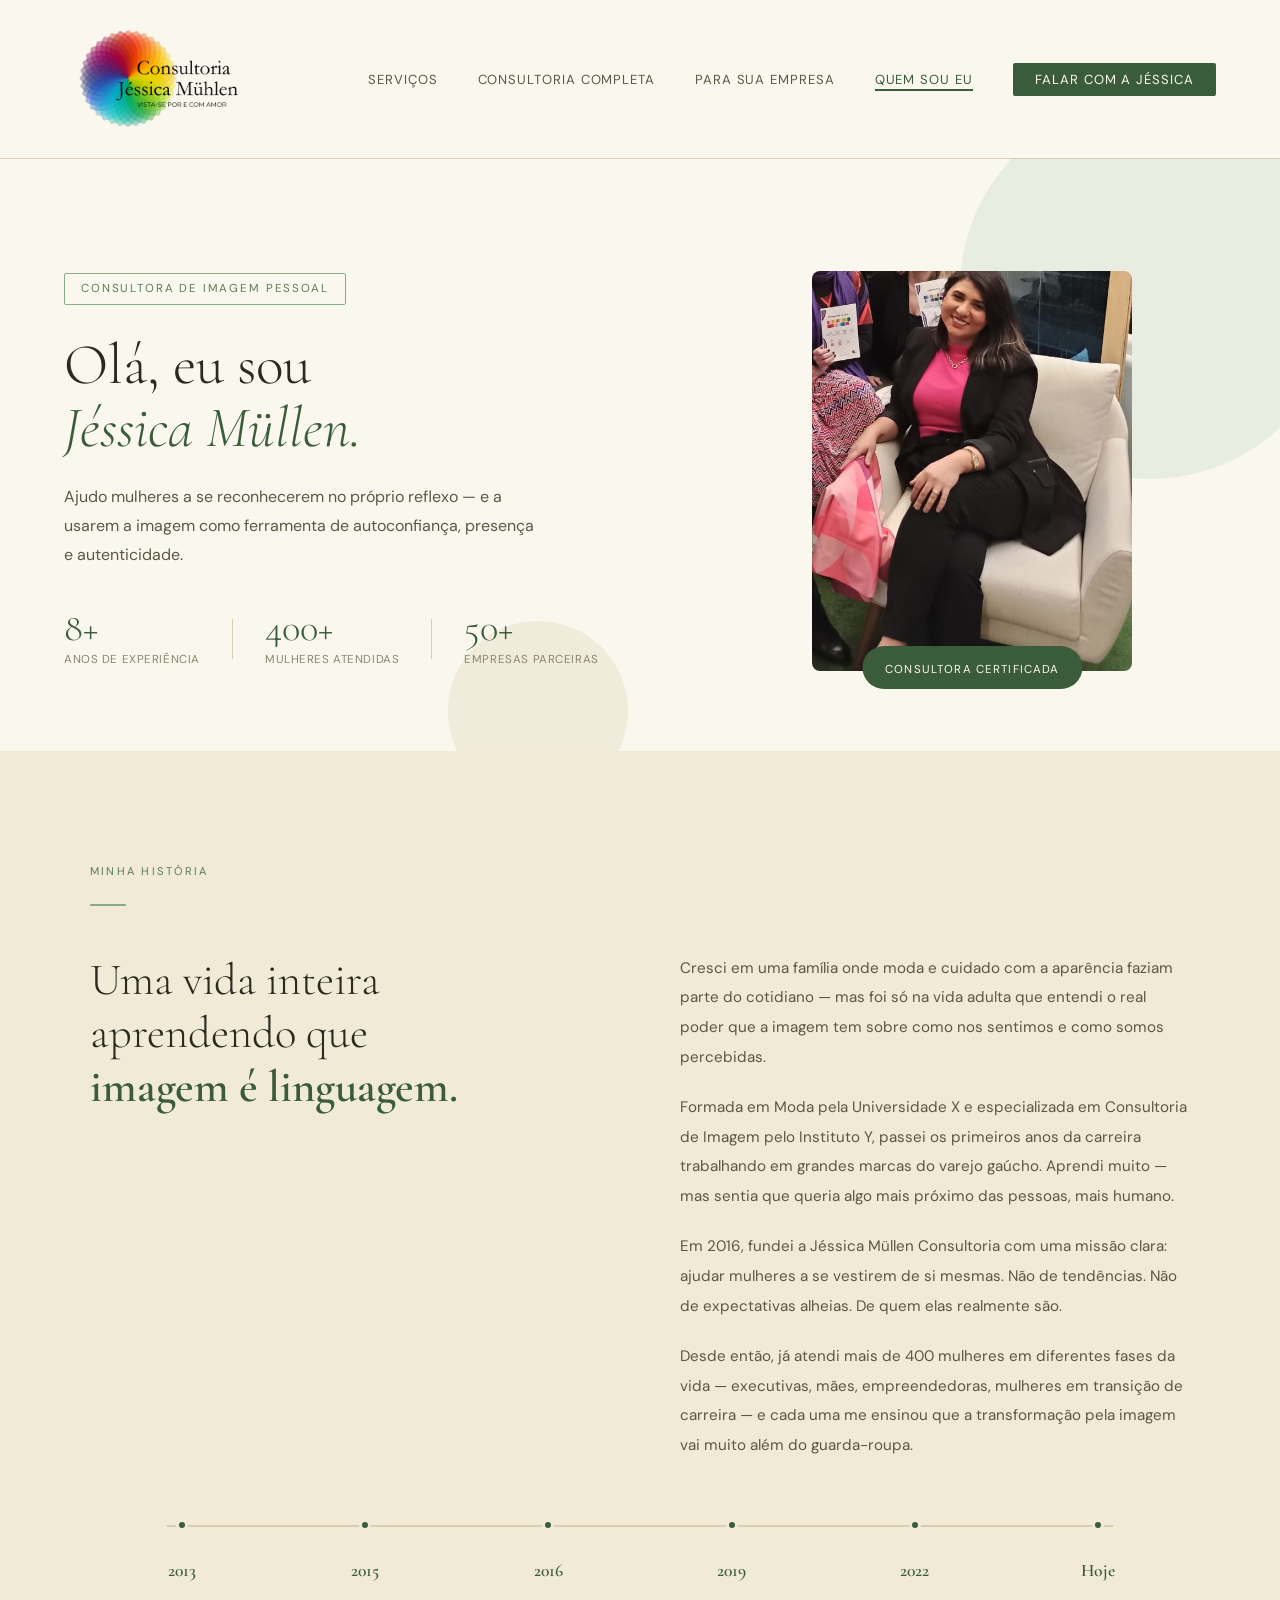
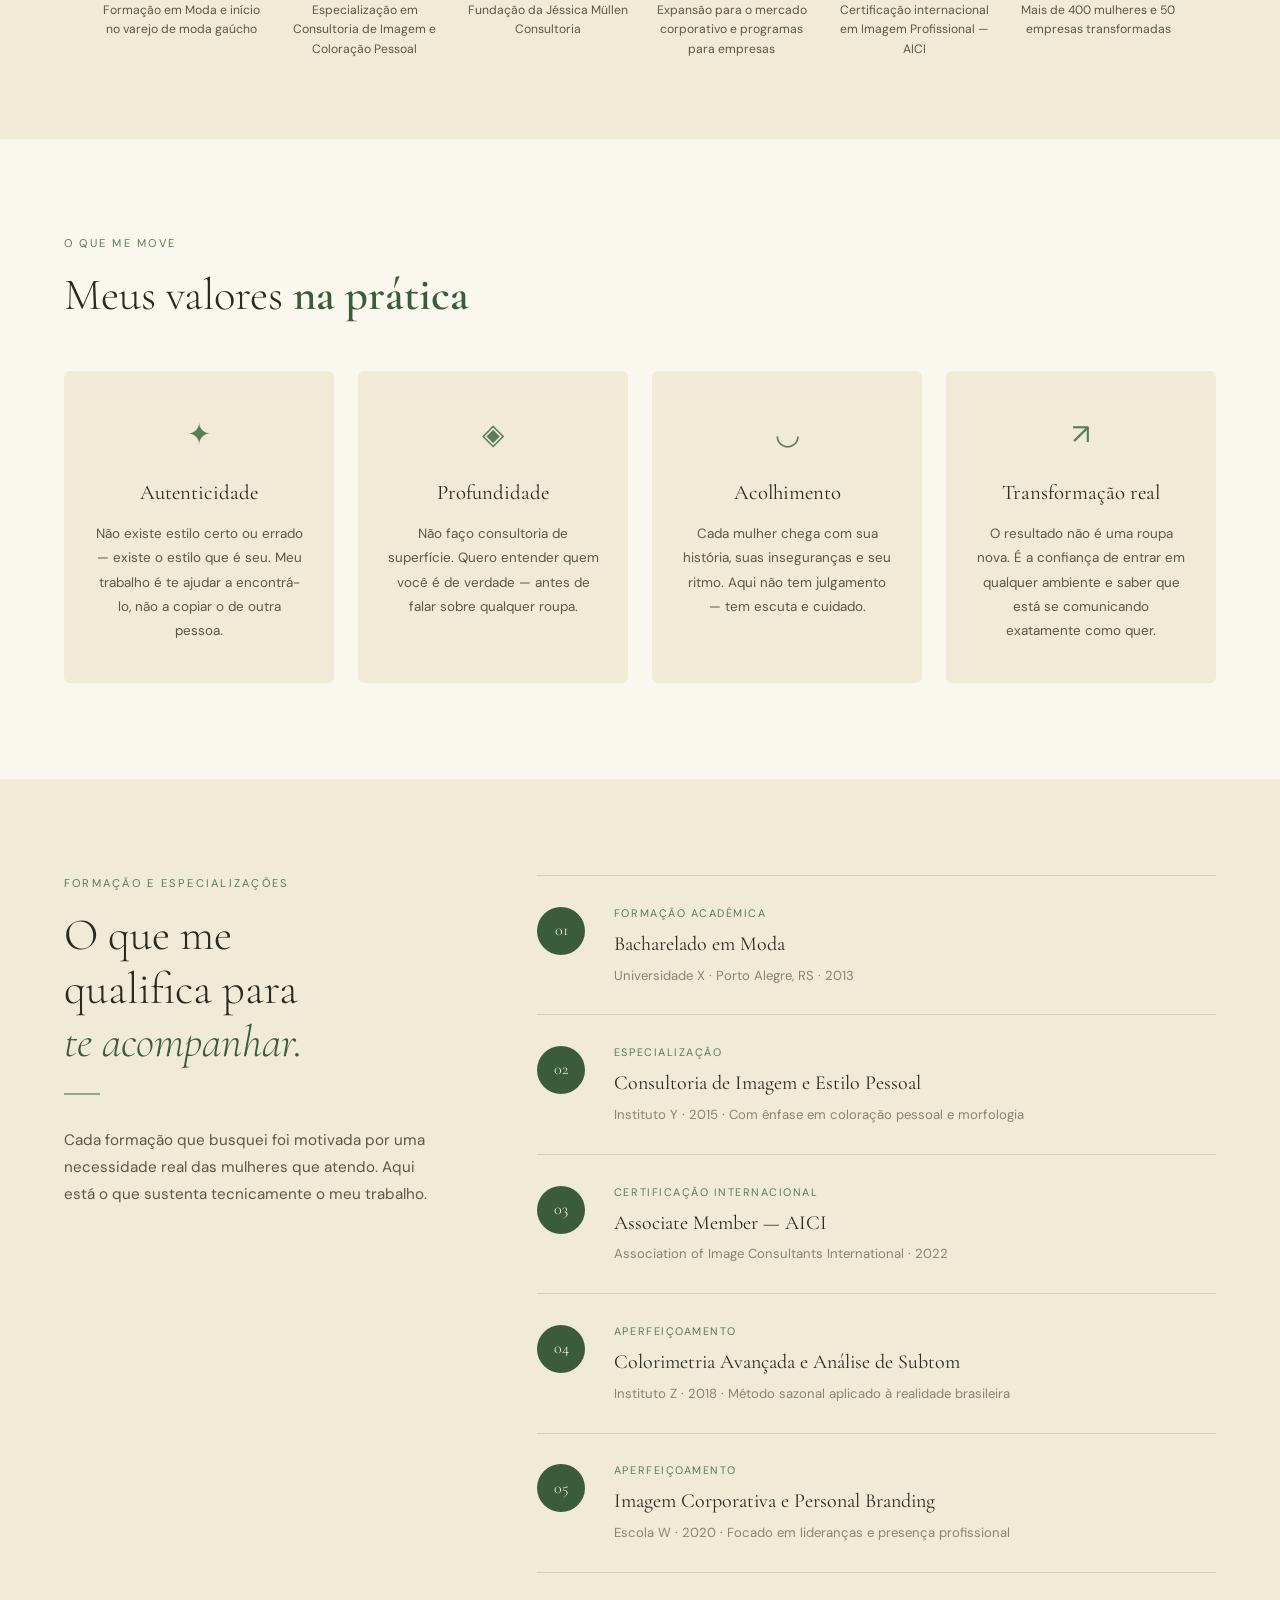
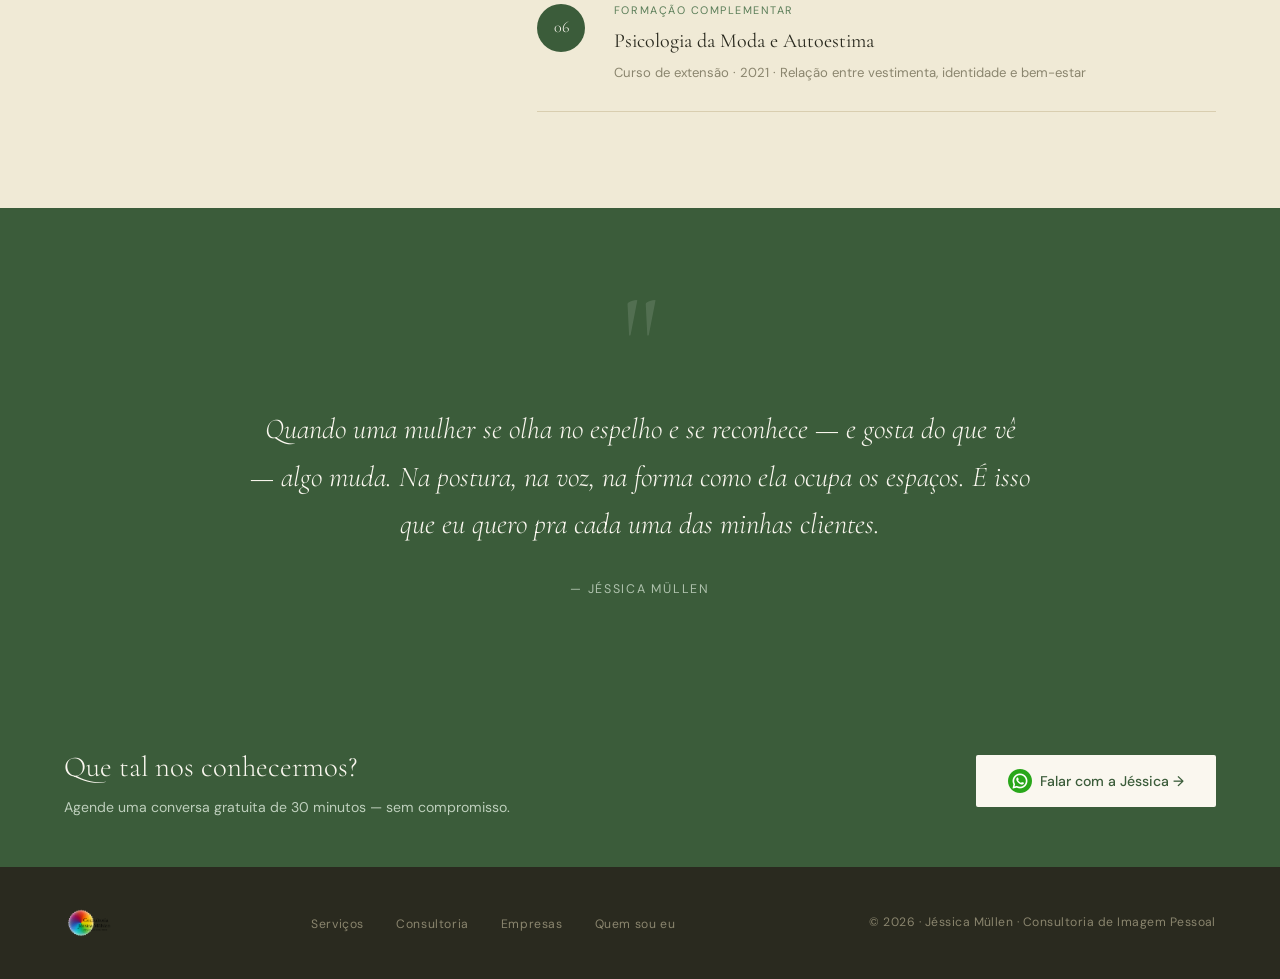
<file: quem-sou/quem-sou.html>
<!DOCTYPE html>
<html lang="pt-BR">

<head>
  <meta charset="UTF-8">
  <meta name="viewport" content="width=device-width, initial-scale=1.0">
  <title>Quem Sou Eu — Jéssica Müllen</title>
  <meta name="description"
    content="Conheça a história, trajetória e especializações de Jéssica Müllen, consultora de imagem pessoal.">
  <link
    href="https://fonts.googleapis.com/css2?family=Cormorant+Garamond:ital,wght@0,300;0,400;0,600;1,300;1,400&family=DM+Sans:wght@300;400;500&display=swap"
    rel="stylesheet">
  <link rel="stylesheet" href="../style.css">
  <link rel="stylesheet" href="./quem-sou.css">
</head>

<body>

  <!-- ── NAVEGAÇÃO ── -->
  <nav class="nav" role="navigation" aria-label="Menu principal">
    <a class="nav-logo" href="../index.html" aria-label="Jéssica Müllen — página inicial">
      <img src="../assets/logo.png" alt="Jéssica Müllen">
    </a>
    <ul class="nav-links" role="list">
      <li><a href="../index.html">Serviços</a></li>
      <li><a href="../consultoria/consultoria.html">Consultoria Completa</a></li>
      <li><a href="../parasua_empresa/empresa.html">Para sua Empresa</a></li>
      <li><a href="./quem-sou.html" class="active" aria-current="page">Quem sou eu</a></li>
      <li><a href="#" class="btn-nav btn-whatsapp">Falar com a Jéssica</a></li>
    </ul>
    <button class="nav-toggle" aria-label="Abrir menu" aria-expanded="false">
      <span></span><span></span><span></span>
    </button>
  </nav>

  <div class="nav-overlay" aria-hidden="true"></div>
  <nav class="nav-drawer" aria-label="Menu mobile">
    <a href="../index.html">Serviços</a>
    <a href="../consultoria/consultoria.html">Consultoria Completa</a>
    <a href="../parasua_empresa/empresa.html">Para sua Empresa</a>
    <a href="./quem-sou.html" class="active">Quem sou eu</a>
    <a href="#" class="btn-nav-drawer btn-whatsapp">Falar com a Jéssica</a>
  </nav>

  <!-- ── HERO ── -->
  <section class="hero-quem">
    <div class="hero-quem-text reveal">
      <span class="hero-tag">Consultora de Imagem Pessoal</span>
      <h1 class="hero-title">
        Olá, eu sou<br><em>Jéssica Müllen.</em>
      </h1>
      <p class="hero-sub">
        Ajudo mulheres a se reconhecerem no próprio reflexo — e a usarem a imagem como ferramenta de autoconfiança,
        presença e autenticidade.
      </p>
      <div class="hero-dados">
        <div class="hero-dado">
          <span class="hero-dado-num">8+</span>
          <span class="hero-dado-label">anos de experiência</span>
        </div>
        <div class="hero-dado-sep"></div>
        <div class="hero-dado">
          <span class="hero-dado-num">400+</span>
          <span class="hero-dado-label">mulheres atendidas</span>
        </div>
        <div class="hero-dado-sep"></div>
        <div class="hero-dado">
          <span class="hero-dado-num">50+</span>
          <span class="hero-dado-label">empresas parceiras</span>
        </div>
      </div>
    </div>

    <div class="hero-quem-foto reveal" data-delay="150">
      <div class="foto-frame">
        <img src="../assets/foto_perfil.jpeg" alt="">
        <div class="foto-badge">
          <span class="foto-badge-text">Consultora certificada</span>
        </div>
      </div>
    </div>
  </section>

  <!-- ── HISTÓRIA ── -->
  <section class="historia">
    <div class="historia-inner">
      <div class="historia-label reveal">
        <span class="section-label">Minha história</span>
        <div class="divider"></div>
      </div>

      <div class="historia-conteudo">
        <div class="historia-texto reveal">
          <h2 class="section-title">
            Uma vida inteira<br>aprendendo que<br><strong>imagem é linguagem.</strong>
          </h2>
        </div>

        <div class="historia-paragrafos reveal" data-delay="100">
          <p>
            Cresci em uma família onde moda e cuidado com a aparência faziam parte do cotidiano — mas foi só na vida
            adulta que entendi o real poder que a imagem tem sobre como nos sentimos e como somos percebidas.
          </p>
          <p>
            Formada em Moda pela Universidade X e especializada em Consultoria de Imagem pelo Instituto Y, passei os
            primeiros anos da carreira trabalhando em grandes marcas do varejo gaúcho. Aprendi muito — mas sentia que
            queria algo mais próximo das pessoas, mais humano.
          </p>
          <p>
            Em 2016, fundei a Jéssica Müllen Consultoria com uma missão clara: ajudar mulheres a se vestirem de si
            mesmas. Não de tendências. Não de expectativas alheias. De quem elas realmente são.
          </p>
          <p>
            Desde então, já atendi mais de 400 mulheres em diferentes fases da vida — executivas, mães, empreendedoras,
            mulheres em transição de carreira — e cada uma me ensinou que a transformação pela imagem vai muito além do
            guarda-roupa.
          </p>
        </div>
      </div>

      <!-- Linha do tempo -->
      <div class="timeline reveal" data-delay="80">
        <div class="timeline-item">
          <div class="timeline-ano">2013</div>
          <div class="timeline-linha"></div>
          <div class="timeline-desc">Formação em Moda e início no varejo de moda gaúcho</div>
        </div>
        <div class="timeline-item">
          <div class="timeline-ano">2015</div>
          <div class="timeline-linha"></div>
          <div class="timeline-desc">Especialização em Consultoria de Imagem e Coloração Pessoal</div>
        </div>
        <div class="timeline-item">
          <div class="timeline-ano">2016</div>
          <div class="timeline-linha"></div>
          <div class="timeline-desc">Fundação da Jéssica Müllen Consultoria</div>
        </div>
        <div class="timeline-item">
          <div class="timeline-ano">2019</div>
          <div class="timeline-linha"></div>
          <div class="timeline-desc">Expansão para o mercado corporativo e programas para empresas</div>
        </div>
        <div class="timeline-item">
          <div class="timeline-ano">2022</div>
          <div class="timeline-linha"></div>
          <div class="timeline-desc">Certificação internacional em Imagem Profissional — AICI</div>
        </div>
        <div class="timeline-item">
          <div class="timeline-ano">Hoje</div>
          <div class="timeline-linha"></div>
          <div class="timeline-desc">Mais de 400 mulheres e 50 empresas transformadas</div>
        </div>
      </div>
    </div>
  </section>

  <!-- ── VALORES ── -->
  <section class="valores">
    <div class="section-header reveal">
      <span class="section-label">O que me move</span>
      <h2 class="section-title">Meus valores <strong>na prática</strong></h2>
    </div>

    <div class="valores-grid">
      <div class="valor-card reveal" data-delay="0">
        <div class="valor-icon" aria-hidden="true">✦</div>
        <h3>Autenticidade</h3>
        <p>Não existe estilo certo ou errado — existe o estilo que é seu. Meu trabalho é te ajudar a encontrá-lo, não a
          copiar o de outra pessoa.</p>
      </div>
      <div class="valor-card reveal" data-delay="80">
        <div class="valor-icon" aria-hidden="true">◈</div>
        <h3>Profundidade</h3>
        <p>Não faço consultoria de superfície. Quero entender quem você é de verdade — antes de falar sobre qualquer
          roupa.</p>
      </div>
      <div class="valor-card reveal" data-delay="160">
        <div class="valor-icon" aria-hidden="true">◡</div>
        <h3>Acolhimento</h3>
        <p>Cada mulher chega com sua história, suas inseguranças e seu ritmo. Aqui não tem julgamento — tem escuta e
          cuidado.</p>
      </div>
      <div class="valor-card reveal" data-delay="240">
        <div class="valor-icon" aria-hidden="true">↗</div>
        <h3>Transformação real</h3>
        <p>O resultado não é uma roupa nova. É a confiança de entrar em qualquer ambiente e saber que está se
          comunicando exatamente como quer.</p>
      </div>
    </div>
  </section>

  <!-- ── ESPECIALIZAÇÕES ── -->
  <section class="especializacoes">
    <div class="espec-intro reveal">
      <span class="section-label">Formação e especializações</span>
      <h2 class="section-title">O que me<br>qualifica para<br><em>te acompanhar.</em></h2>
      <div class="divider"></div>
      <p>Cada formação que busquei foi motivada por uma necessidade real das mulheres que atendo. Aqui está o que
        sustenta tecnicamente o meu trabalho.</p>
    </div>

    <div class="espec-lista">
      <div class="espec-item reveal" data-delay="0">
        <div class="espec-icone" aria-hidden="true">
          <span>01</span>
        </div>
        <div class="espec-conteudo">
          <div class="espec-categoria">Formação acadêmica</div>
          <h3>Bacharelado em Moda</h3>
          <p>Universidade X · Porto Alegre, RS · 2013</p>
        </div>
      </div>

      <div class="espec-item reveal" data-delay="60">
        <div class="espec-icone" aria-hidden="true">
          <span>02</span>
        </div>
        <div class="espec-conteudo">
          <div class="espec-categoria">Especialização</div>
          <h3>Consultoria de Imagem e Estilo Pessoal</h3>
          <p>Instituto Y · 2015 · Com ênfase em coloração pessoal e morfologia</p>
        </div>
      </div>

      <div class="espec-item reveal" data-delay="120">
        <div class="espec-icone" aria-hidden="true">
          <span>03</span>
        </div>
        <div class="espec-conteudo">
          <div class="espec-categoria">Certificação Internacional</div>
          <h3>Associate Member — AICI</h3>
          <p>Association of Image Consultants International · 2022</p>
        </div>
      </div>

      <div class="espec-item reveal" data-delay="180">
        <div class="espec-icone" aria-hidden="true">
          <span>04</span>
        </div>
        <div class="espec-conteudo">
          <div class="espec-categoria">Aperfeiçoamento</div>
          <h3>Colorimetria Avançada e Análise de Subtom</h3>
          <p>Instituto Z · 2018 · Método sazonal aplicado à realidade brasileira</p>
        </div>
      </div>

      <div class="espec-item reveal" data-delay="240">
        <div class="espec-icone" aria-hidden="true">
          <span>05</span>
        </div>
        <div class="espec-conteudo">
          <div class="espec-categoria">Aperfeiçoamento</div>
          <h3>Imagem Corporativa e Personal Branding</h3>
          <p>Escola W · 2020 · Focado em lideranças e presença profissional</p>
        </div>
      </div>

      <div class="espec-item reveal" data-delay="300">
        <div class="espec-icone" aria-hidden="true">
          <span>06</span>
        </div>
        <div class="espec-conteudo">
          <div class="espec-categoria">Formação complementar</div>
          <h3>Psicologia da Moda e Autoestima</h3>
          <p>Curso de extensão · 2021 · Relação entre vestimenta, identidade e bem-estar</p>
        </div>
      </div>
    </div>
  </section>

  <!-- ── FRASE DESTAQUE ── -->
  <section class="frase-section">
    <div class="frase-inner reveal">
      <div class="frase-aspas" aria-hidden="true">"</div>
      <blockquote class="frase-texto">
        Quando uma mulher se olha no espelho e se reconhece — e gosta do que vê — algo muda. Na postura, na voz, na
        forma como ela ocupa os espaços. É isso que eu quero pra cada uma das minhas clientes.
      </blockquote>
      <div class="frase-autora">— Jéssica Müllen</div>
    </div>
  </section>

  <!-- ── CTA ── -->
  <div class="green-strip">
    <div class="green-strip-text reveal">
      <h3>Que tal nos conhecermos?</h3>
      <p>Agende uma conversa gratuita de 30 minutos — sem compromisso.</p>
    </div>
    <a href="#" class="btn-light btn-whatsapp reveal" data-delay="100"> <img src="../assets/whatsapp.png" alt="">Falar
      com a Jéssica →</a>
  </div>

  <div vw class="enabled">
    <div vw-access-button class="active"></div>
    <div vw-plugin-wrapper>
      <div class="vw-plugin-top-wrapper"></div>
    </div>
  </div>
  <script src="https://vlibras.gov.br/app/vlibras-plugin.js"></script>
  <script>
    new window.VLibras.Widget('https://vlibras.gov.br/app');
  </script>

  <!-- ── FOOTER ── -->
  <footer class="footer">
    <div class="footer-logo">
      <img src="../assets/logo.png" alt="Jéssica Müllen">
    </div>
    <ul class="footer-links" role="list">
      <li><a href="../index.html">Serviços</a></li>
      <li><a href="../consultoria/consultoria.html">Consultoria</a></li>
      <li><a href="../parasua_empresa/empresa.html">Empresas</a></li>
      <li><a href="./quem-sou.html">Quem sou eu</a></li>
    </ul>
    <span class="footer-text">© 2026 · Jéssica Müllen · Consultoria de Imagem Pessoal</span>
  </footer>

  <script src="../js/main.js"></script>
</body>

</html>
</file>
<file: style.css>
/* Reset */
*,
*::before,
*::after {
  box-sizing: border-box;
  margin: 0;
  padding: 0;
}

/* Design Tokens */
:root {
  --sand: #F0EAD6;
  --sand-light: #FAF7EF;
  --sand-dark: #D9CEB0;
  --green: #3B5C3A;
  --green-mid: #5A7D58;
  --green-light: #8AAB87;
  --green-xlight: #D6E4D4;
  --text-dark: #2A2A1F;
  --text-mid: #5C5845;
  --text-light: #8A856E;

  --font-serif: 'Cormorant Garamond', serif;
  --font-sans: 'DM Sans', sans-serif;

  --transition: 0.22s ease;
  --radius-sm: 2px;
  --radius-md: 6px;
  --radius-lg: 8px;
}

/* Base */
html {
  scroll-behavior: smooth;
}

body {
  font-family: var(--font-sans);
  background: var(--sand-light);
  color: var(--text-dark);
  line-height: 1.6;
}

img {
  max-width: 100%;
  display: block;
}

a {
  color: inherit;
  text-decoration: none;
}

/* ================================================
   NAVIGATION
   ================================================ */
.nav {
  display: flex;
  align-items: center;
  justify-content: space-between;
  padding: 1.2rem 4rem;
  background: var(--sand-light);
  position: sticky;
  top: 0;
  z-index: 200;
  border-bottom: 1px solid var(--sand-dark);
  transition: box-shadow var(--transition);
}

.nav.scrolled {
  box-shadow: 0 2px 20px rgba(59, 92, 58, 0.08);
}

/* Logo */
.nav-logo {
  display: flex;
  align-items: center;
  gap: 10px;
  text-decoration: none;
}

.nav-logo img {
  max-width: 200px;
}

.nav-logo-fallback {
  font-family: var(--font-serif);
  font-size: 1.3rem;
  font-weight: 600;
  color: var(--green);
  letter-spacing: 0.04em;
}

/* Desktop links */
.nav-links {
  display: flex;
  gap: 2.5rem;
  list-style: none;
  align-items: center;
}

.nav-links a {
  font-size: 0.82rem;
  color: var(--text-mid);
  text-decoration: none;
  letter-spacing: 0.07em;
  text-transform: uppercase;
  transition: color var(--transition);
  position: relative;
  padding-bottom: 3px;
}

.nav-links a::after {
  content: '';
  position: absolute;
  bottom: 0;
  left: 0;
  width: 0;
  height: 2px;
  background: var(--green);
  transition: width var(--transition);
}

.nav-links a:hover {
  color: var(--green);
}

.nav-links a:hover::after {
  width: 100%;
}

.nav-links a.active {
  color: var(--green);
}

.nav-links a.active::after {
  width: 100%;
}

.btn-nav {
  background: var(--green) !important;
  color: var(--sand-light) !important;
  padding: 0.5rem 1.4rem !important;
  border-radius: var(--radius-sm) !important;
  transition: background var(--transition) !important;
}

.btn-nav::after {
  display: none !important;
}

.btn-nav:hover {
  background: var(--green-mid) !important;
  color: var(--sand-light) !important;
}

/* Hamburger */
.nav-toggle {
  display: none;
  flex-direction: column;
  gap: 5px;
  cursor: pointer;
  padding: 4px;
  background: none;
  border: none;
}

.nav-toggle span {
  display: block;
  width: 24px;
  height: 2px;
  background: var(--green);
  transition: transform var(--transition), opacity var(--transition);
}

.nav-toggle.open span:nth-child(1) {
  transform: translateY(7px) rotate(45deg);
}

.nav-toggle.open span:nth-child(2) {
  opacity: 0;
}

.nav-toggle.open span:nth-child(3) {
  transform: translateY(-7px) rotate(-45deg);
}

/* Mobile drawer */
.nav-drawer {
  display: none;
  position: fixed;
  top: 0;
  right: -100%;
  width: 280px;
  height: 100vh;
  background: var(--sand-light);
  z-index: 300;
  padding: 5rem 2rem 2rem;
  border-left: 1px solid var(--sand-dark);
  transition: right 0.3s ease;
  flex-direction: column;
  gap: 1.5rem;
}

.nav-drawer.open {
  right: 0;
}

.nav-drawer a {
  font-size: 0.9rem;
  color: var(--text-mid);
  text-transform: uppercase;
  letter-spacing: 0.08em;
  padding: 0.75rem 0;
  border-bottom: 1px solid var(--sand-dark);
  transition: color var(--transition);
}

.nav-drawer a:hover,
.nav-drawer a.active {
  color: var(--green);
}

.nav-drawer .btn-nav-drawer {
  display: inline-block;
  margin-top: 1rem;
  background: var(--green);
  color: var(--sand-light) !important;
  text-align: center;
  padding: 0.9rem 1.5rem;
  border-radius: var(--radius-sm);
  border: none;
}

.nav-overlay {
  display: none;
  position: fixed;
  inset: 0;
  background: rgba(42, 42, 31, 0.4);
  z-index: 250;
}

.nav-overlay.open {
  display: block;
}

/* ================================================
   BUTTONS
   ================================================ */
.btn-primary {
  display: inline-flex;
  align-items: center;
  gap: 8px;
  background: var(--green);
  color: var(--sand-light);
  padding: 0.9rem 2rem;
  border-radius: var(--radius-sm);
  font-family: var(--font-sans);
  font-size: 0.88rem;
  font-weight: 500;
  letter-spacing: 0.03em;
  text-decoration: none;
  border: none;
  cursor: pointer;
  transition: background var(--transition), transform var(--transition);
}

.btn-primary:hover {
  background: var(--green-mid);
  transform: translateY(-1px);
}

.btn-light {
  display: inline-flex;
  align-items: center;
  gap: 8px;
  background: var(--sand-light);
  color: var(--green);
  padding: 0.9rem 2rem;
  border-radius: var(--radius-sm);
  font-size: 0.88rem;
  font-weight: 500;
  text-decoration: none;
  border: none;
  cursor: pointer;
  transition: background var(--transition), transform var(--transition);
}

.btn-light:hover {
  background: var(--sand);
  transform: translateY(-1px);
}

.btn-outline {
  display: inline-flex;
  align-items: center;
  gap: 8px;
  background: transparent;
  color: var(--green);
  padding: 0.85rem 2rem;
  border-radius: var(--radius-sm);
  font-size: 0.88rem;
  font-weight: 500;
  border: 1px solid var(--green);
  text-decoration: none;
  cursor: pointer;
  transition: background var(--transition), color var(--transition);
}

.btn-outline:hover {
  background: var(--green);
  color: var(--sand-light);
}

/* ================================================
   SHARED SECTION LABELS / HEADINGS
   ================================================ */
.section-label {
  display: block;
  font-size: 0.7rem;
  letter-spacing: 0.2em;
  text-transform: uppercase;
  color: var(--green-mid);
  margin-bottom: 1rem;
}

.section-title {
  font-family: var(--font-serif);
  font-size: clamp(2rem, 3.5vw, 2.8rem);
  font-weight: 300;
  color: var(--text-dark);
  line-height: 1.2;
}

.section-title strong {
  font-weight: 600;
  color: var(--green);
}

.section-title em {
  font-style: italic;
  color: var(--green);
}

.hero-tag {
  display: inline-block;
  font-size: 0.72rem;
  letter-spacing: 0.16em;
  text-transform: uppercase;
  color: var(--green-mid);
  border: 1px solid var(--green-light);
  padding: 0.35rem 1rem;
  border-radius: var(--radius-sm);
  margin-bottom: 1.8rem;
}

.divider {
  width: 36px;
  height: 2px;
  background: var(--green-light);
  margin: 1.4rem 0 2rem;
}

/* ================================================
   HERO TAG — dark variant (for green bg)
   ================================================ */
.hero-tag--light {
  color: var(--green-xlight);
  border-color: rgba(255, 255, 255, 0.25);
}

/* ================================================
   GREEN STRIP / CTA STRIP
   ================================================ */
.green-strip {
  background: var(--green);
  padding: 3rem 4rem;
  display: flex;
  justify-content: space-between;
  align-items: center;
  gap: 2rem;
}

.green-strip-text h3 {
  font-family: var(--font-serif);
  font-size: 1.8rem;
  font-weight: 300;
  color: var(--sand-light);
  margin-bottom: 0.4rem;
}

.green-strip-text p {
  font-size: 0.88rem;
  color: var(--green-xlight);
  opacity: 0.85;
}

/* ================================================
   FOOTER
   ================================================ */
.footer {
  background: var(--text-dark);
  padding: 2.5rem 4rem;
  display: flex;
  align-items: center;
  justify-content: space-between;
  gap: 1.5rem;
}

.footer-logo {
  display: flex;
  align-items: center;
  gap: 10px;
}

.footer-logo img {
  height: 32px;
  width: auto;
  /* invert para logo ficar visível no fundo escuro */


}

.footer-logo-fallback {
  font-family: var(--font-serif);
  font-size: 1.2rem;
  font-weight: 400;
  color: var(--sand);
  letter-spacing: 0.04em;
}

.footer-text {
  font-size: 0.76rem;
  color: var(--text-light);
  letter-spacing: 0.04em;
}

.footer-links {
  display: flex;
  gap: 2rem;
  list-style: none;
}

.footer-links a {
  font-size: 0.76rem;
  color: var(--text-light);
  text-decoration: none;
  letter-spacing: 0.05em;
  transition: color var(--transition);
}

.footer-links a:hover {
  color: var(--sand);
}

/* ================================================
   CARDS COMPARTILHADOS
   ================================================ */
.tag-badge {
  display: inline-block;
  font-size: 0.68rem;
  letter-spacing: 0.1em;
  text-transform: uppercase;
  color: var(--green-mid);
  border: 1px solid var(--green-light);
  padding: 0.22rem 0.75rem;
  border-radius: var(--radius-sm);
}

/* ================================================
   STEPS / PROCESSO (compartilhado)
   ================================================ */
.steps-grid {
  display: grid;
  grid-template-columns: repeat(4, 1fr);
  gap: 1.5rem;
  position: relative;
}

.steps-grid::before {
  content: '';
  position: absolute;
  top: 27px;
  left: 12%;
  right: 12%;
  height: 1px;
  background: var(--sand-dark);
}

.step-item {
  text-align: center;
  position: relative;
}

.step-circle {
  width: 56px;
  height: 56px;
  background: var(--green);
  border-radius: 50%;
  display: flex;
  align-items: center;
  justify-content: center;
  margin: 0 auto 1.2rem;
  position: relative;
  z-index: 1;
}

.step-circle span {
  font-family: var(--font-serif);
  font-size: 1.3rem;
  color: var(--sand-light);
}

.step-item h4 {
  font-size: 0.88rem;
  font-weight: 500;
  color: var(--text-dark);
  margin-bottom: 0.4rem;
}

.step-item p {
  font-size: 0.8rem;
  line-height: 1.7;
  color: var(--text-mid);
}

/* ================================================
   FORM (compartilhado)
   ================================================ */
.form-field {
  display: flex;
  flex-direction: column;
  gap: 0.3rem;
}

.form-label {
  font-size: 0.72rem;
  letter-spacing: 0.1em;
  text-transform: uppercase;
  color: var(--text-mid);
  font-weight: 500;
}

.form-input,
.form-select,
.form-textarea {
  width: 100%;
  padding: 0.8rem 1rem;
  border: 1px solid var(--sand-dark);
  border-radius: 3px;
  background: var(--sand-light);
  font-family: var(--font-sans);
  font-size: 0.88rem;
  color: var(--text-dark);
  outline: none;
  transition: border-color var(--transition), box-shadow var(--transition);
  appearance: none;
}

.form-input:focus,
.form-select:focus,
.form-textarea:focus {
  border-color: var(--green-light);
  box-shadow: 0 0 0 3px rgba(138, 171, 135, 0.2);
}

.form-textarea {
  resize: vertical;
  min-height: 100px;
}

.form-input.error,
.form-select.error {
  border-color: #c0392b;
}

.form-error-msg {
  font-size: 0.75rem;
  color: #c0392b;
  display: none;
}

.form-error-msg.visible {
  display: block;
}

.form-success {
  display: none;
  padding: 1rem 1.2rem;
  background: var(--green-xlight);
  border: 1px solid var(--green-light);
  border-radius: var(--radius-md);
  color: var(--green);
  font-size: 0.88rem;
  text-align: center;
}

.form-success.visible {
  display: block;
}

/* ================================================
   SCROLL REVEAL
   ================================================ */
.reveal {
  opacity: 0;
  transform: translateY(24px);
  transition: opacity 0.55s ease, transform 0.55s ease;
}

.reveal.visible {
  opacity: 1;
  transform: none;
}

@media (prefers-reduced-motion: reduce) {
  .reveal {
    opacity: 1;
    transform: none;
  }
}

/* ================================================
   TOOLTIP SIMPLES
   ================================================ */
[data-tooltip] {
  position: relative;
  cursor: help;
}

[data-tooltip]::before {
  content: attr(data-tooltip);
  position: absolute;
  bottom: calc(100% + 8px);
  left: 50%;
  transform: translateX(-50%);
  background: var(--text-dark);
  color: var(--sand-light);
  font-size: 0.72rem;
  padding: 0.4rem 0.8rem;
  border-radius: 3px;
  white-space: nowrap;
  opacity: 0;
  pointer-events: none;
  transition: opacity var(--transition);
  z-index: 10;
}

[data-tooltip]:hover::before {
  opacity: 1;
}

/* ================================================
   RESPONSIVE GLOBAL
   ================================================ */
@media (max-width: 900px) {
  .nav {
    padding: 1.1rem 1.5rem;
  }

  .nav-logo img {
    max-width: 150px;
  }

  .nav-links {
    display: none;
  }

  .nav-toggle {
    display: flex;
  }

  .nav-drawer {
    display: flex;
  }

  .green-strip {
    flex-direction: column;
    text-align: center;
    padding: 3rem 1.5rem;
  }

  .footer {
    flex-direction: column;
    text-align: center;
    padding: 2rem 1.5rem;
    gap: 1rem;
  }

  .footer-links {
    justify-content: center;
  }

  .steps-grid {
    grid-template-columns: 1fr 1fr;
  }

  .steps-grid::before {
    display: none;
  }
}

@media (max-width: 480px) {
  .steps-grid {
    grid-template-columns: 1fr;
  }
}
</file>
<file: index.css>
/* ── HERO ── */
.page-hero {
  background: var(--sand-light);
  padding: 6rem 4rem 4rem;
  position: relative;
  overflow: hidden;
  display: grid;
  grid-template-columns: 1fr 1fr;
  gap: 4rem;
  align-items: center;
  min-height: 60vh;
}

.page-hero::before {
  content: '';
  position: absolute;
  right: -80px;
  top: -80px;
  width: 400px;
  height: 400px;
  border-radius: 50%;
  background: var(--green-xlight);
  opacity: 0.5;
  pointer-events: none;
}

.page-hero::after {
  content: '';
  position: absolute;
  left: 30%;
  bottom: -50px;
  width: 180px;
  height: 180px;
  border-radius: 50%;
  background: var(--sand-dark);
  opacity: 0.35;
  pointer-events: none;
}

.page-hero-text {
  position: relative;
  z-index: 1;
}

.hero-title {
  font-family: var(--font-serif);
  font-size: clamp(2.6rem, 4.5vw, 3.8rem);
  font-weight: 300;
  line-height: 1.1;
  color: var(--text-dark);
  margin-bottom: 1.4rem;
}

.hero-title em {
  font-style: italic;
  color: var(--green);
}

.page-hero-sub {
  font-size: 1rem;
  line-height: 1.8;
  color: var(--text-mid);
  max-width: 440px;
  margin-bottom: 2.5rem;
}

/* Cards hero direita */
.page-hero-visual {
  position: relative;
  z-index: 1;
  display: flex;
  justify-content: center;
}

.hero-cards {
  display: flex;
  flex-direction: column;
  gap: 1rem;
  width: 320px;
}

.mini-card {
  background: white;
  border: 1px solid var(--sand-dark);
  border-radius: var(--radius-lg);
  padding: 1.2rem 1.5rem;
  display: flex;
  align-items: center;
  gap: 1rem;
  transition: box-shadow var(--transition), transform var(--transition);
}

.mini-card:hover {
  box-shadow: 0 4px 16px rgba(59, 92, 58, 0.1);
  transform: translateX(4px);
}

.mini-card-dot {
  width: 10px;
  height: 10px;
  border-radius: 50%;
  background: var(--green);
  flex-shrink: 0;
  opacity: 0.6;
}

.mini-card-title {
  font-size: 0.85rem;
  font-weight: 500;
  color: var(--text-dark);
  margin-bottom: 0.2rem;
}

.mini-card-sub {
  font-size: 0.76rem;
  color: var(--text-light);
}

/* ── SERVIÇOS GRID ── */
.servicos-section {
  background: var(--sand);
  padding: 6rem 4rem;
}

.section-header {
  text-align: center;
  margin-bottom: 3.5rem;
}

.servicos-grid {
  display: grid;
  grid-template-columns: repeat(3, 1fr);
  gap: 1.8rem;
}

.servico-card {
  background: var(--sand-light);
  border-radius: var(--radius-md);
  padding: 2.5rem 2rem;
  position: relative;
  border-bottom: 3px solid transparent;
  transition: transform var(--transition), border-color var(--transition), box-shadow var(--transition);
}

.servico-card:hover {
  transform: translateY(-5px);
  border-bottom-color: var(--green);
  box-shadow: 0 8px 24px rgba(59, 92, 58, 0.1);
}

.servico-num {
  font-family: var(--font-serif);
  font-size: 3rem;
  font-weight: 300;
  color: var(--green-xlight);
  line-height: 1;
  margin-bottom: 1rem;
}

.servico-card h3 {
  font-family: var(--font-serif);
  font-size: 1.4rem;
  font-weight: 400;
  color: var(--text-dark);
  margin-bottom: 0.8rem;
}

.servico-card p {
  font-size: 0.88rem;
  line-height: 1.8;
  color: var(--text-mid);
  margin-bottom: 1.5rem;
}

/* ── COMO FUNCIONA ── */
.como-funciona {
  background: var(--sand-light);
  padding: 6rem 4rem;
}

.como-funciona .section-header {
  margin-bottom: 3.5rem;
}

/* ── RESPONSIVE ── */
@media (max-width: 900px) {
  .page-hero {
    grid-template-columns: 1fr;
    padding: 4rem 1.5rem;
    min-height: auto;
  }

  .page-hero-visual {
    display: none;
  }

  .servicos-section {
    padding: 4rem 1.5rem;
  }

  .servicos-grid {
    grid-template-columns: 1fr;
  }

  .como-funciona {
    padding: 4rem 1.5rem;
  }
}

@media (max-width: 480px) {
  .servicos-grid {
    gap: 1.2rem;
  }
}
</file>
<file: consultoria/consultoria.css>
/* ── HERO (fundo verde escuro) ── */
.page-hero {
  background: var(--green);
  padding: 7rem 4rem 5rem;
  position: relative;
  overflow: hidden;
  display: grid;
  grid-template-columns: 1.2fr 1fr;
  gap: 5rem;
  align-items: center;
  min-height: 65vh;
}

.page-hero::before {
  content: '';
  position: absolute;
  right: -60px;
  bottom: -60px;
  width: 360px;
  height: 360px;
  border-radius: 50%;
  background: rgba(255, 255, 255, 0.04);
  pointer-events: none;
}

.page-hero::after {
  content: '';
  position: absolute;
  left: 40%;
  top: -80px;
  width: 220px;
  height: 220px;
  border-radius: 50%;
  background: rgba(255, 255, 255, 0.04);
  pointer-events: none;
}

.page-hero-text {
  position: relative;
  z-index: 1;
}

.hero-title {
  font-family: var(--font-serif);
  font-size: clamp(2.6rem, 4.5vw, 3.8rem);
  font-weight: 300;
  line-height: 1.1;
  color: var(--sand-light);
  margin-bottom: 1.4rem;
}

.hero-title em {
  font-style: italic;
  color: var(--green-xlight);
}

.page-hero-sub {
  font-size: 1rem;
  line-height: 1.8;
  color: rgba(240, 234, 214, 0.8);
  max-width: 480px;
  margin-bottom: 2.5rem;
}

/* Incluso box hero */
.page-hero-visual {
  position: relative;
  z-index: 1;
}

.incluso-box {
  background: rgba(255, 255, 255, 0.07);
  border: 1px solid rgba(255, 255, 255, 0.15);
  border-radius: var(--radius-lg);
  padding: 2rem;
}

.incluso-title {
  font-size: 0.7rem;
  letter-spacing: 0.16em;
  text-transform: uppercase;
  color: var(--green-xlight);
  opacity: 0.8;
  margin-bottom: 1.4rem;
}

.incluso-item {
  display: flex;
  align-items: center;
  gap: 0.9rem;
  padding: 0.75rem 0;
  border-bottom: 1px solid rgba(255, 255, 255, 0.08);
}

.incluso-item:last-child {
  border-bottom: none;
}

/* checkmark */
.incluso-item::before {
  content: '';
  width: 18px;
  height: 18px;
  border-radius: 50%;
  background: var(--green-mid);
  flex-shrink: 0;
  position: relative;
}

.incluso-item::after {
  content: '✓';
  position: absolute;
  font-size: 0.65rem;
  color: white;
  margin-left: -27px;
  pointer-events: none;
}

.incluso-item span {
  font-size: 0.88rem;
  color: var(--sand-light);
  opacity: 0.9;
}

/* ── O QUE ESTÁ INCLUSO ── */
.o-que-incluso {
  background: var(--sand);
  padding: 6rem 4rem;
  display: grid;
  grid-template-columns: 1fr 1fr;
  gap: 5rem;
  align-items: start;
}

.o-que-incluso p {
  font-size: 0.95rem;
  line-height: 1.9;
  color: var(--text-mid);
  margin-bottom: 1.2rem;
}

.incluso-list {
  display: flex;
  flex-direction: column;
  gap: 1rem;
}

.incluso-list-item {
  background: var(--sand-light);
  border-radius: var(--radius-md);
  padding: 1.3rem 1.5rem;
  display: flex;
  gap: 1.2rem;
  align-items: flex-start;
  border-left: 3px solid var(--green);
  transition: transform var(--transition), box-shadow var(--transition);
}

.incluso-list-item:hover {
  transform: translateX(4px);
  box-shadow: 2px 4px 12px rgba(59, 92, 58, 0.08);
}

.incluso-list-item-num {
  font-family: var(--font-serif);
  font-size: 1.5rem;
  font-weight: 300;
  color: var(--green-light);
  line-height: 1;
  flex-shrink: 0;
  min-width: 28px;
}

.incluso-list-item h4 {
  font-size: 0.9rem;
  font-weight: 500;
  color: var(--text-dark);
  margin-bottom: 0.3rem;
}

.incluso-list-item p {
  font-size: 0.82rem;
  line-height: 1.7;
  color: var(--text-mid);
  margin: 0;
}

/* ── DEPOIMENTOS ── */
.depoimento-section {
  background: var(--sand-light);
  padding: 6rem 4rem;
}

.depoimento-section .section-header {
  text-align: center;
  margin-bottom: 3rem;
}

.depoimentos-grid {
  display: grid;
  grid-template-columns: repeat(3, 1fr);
  gap: 1.8rem;
}

.depo-card {
  background: var(--sand);
  border-radius: var(--radius-md);
  padding: 2rem;
  transition: transform var(--transition), box-shadow var(--transition);
}

.depo-card:hover {
  transform: translateY(-4px);
  box-shadow: 0 8px 24px rgba(59, 92, 58, 0.1);
}

.depo-stars {
  color: var(--green-mid);
  font-size: 0.85rem;
  margin-bottom: 1rem;
  letter-spacing: 3px;
}

.depo-card blockquote {
  font-family: var(--font-serif);
  font-size: 1.05rem;
  font-style: italic;
  line-height: 1.65;
  color: var(--text-dark);
  margin-bottom: 1.2rem;
}

.depo-author {
  font-size: 0.76rem;
  font-weight: 500;
  color: var(--text-mid);
  letter-spacing: 0.06em;
  text-transform: uppercase;
}

/* ── PLANOS COM TABS ── */
.investimento {
  background: var(--sand);
  padding: 6rem 4rem;
}

.planos-tabs {
  display: flex;
  justify-content: center;
  gap: 0;
  margin: 0 auto 3rem;
  border: 1px solid var(--sand-dark);
  border-radius: var(--radius-sm);
  width: fit-content;
  overflow: hidden;
}

.js-tab-btn {
  background: var(--sand-light);
  border: none;
  padding: 0.75rem 2rem;
  font-family: var(--font-sans);
  font-size: 0.82rem;
  font-weight: 500;
  color: var(--text-mid);
  letter-spacing: 0.06em;
  text-transform: uppercase;
  cursor: pointer;
  transition: background var(--transition), color var(--transition);
  border-right: 1px solid var(--sand-dark);
}

.js-tab-btn:last-child {
  border-right: none;
}

.js-tab-btn:hover {
  background: var(--sand);
  color: var(--green);
}

.js-tab-btn.active {
  background: var(--green);
  color: var(--sand-light);
}

.planos-panels {
  position: relative;
}

.plano-panel {
  display: none;
  justify-content: center;
}

.plano-panel.active {
  display: flex;
}

.plano-info {
  background: var(--sand-light);
  border: 1px solid var(--sand-dark);
  border-radius: var(--radius-lg);
  padding: 3rem;
  max-width: 520px;
  width: 100%;
  position: relative;
  text-align: center;
}

.plano-info--destaque {
  background: var(--green);
  border-color: var(--green);
}

.plano-badge {
  position: absolute;
  top: -14px;
  left: 50%;
  transform: translateX(-50%);
  background: var(--green-mid);
  color: white;
  font-size: 0.66rem;
  letter-spacing: 0.1em;
  text-transform: uppercase;
  padding: 0.3rem 1.2rem;
  border-radius: 20px;
  white-space: nowrap;
}

.plano-nome {
  font-family: var(--font-serif);
  font-size: 2rem;
  font-weight: 300;
  color: var(--text-dark);
  margin-bottom: 0.6rem;
}

.plano-info--destaque .plano-nome {
  color: var(--sand-light);
}

.plano-desc {
  font-size: 0.88rem;
  color: var(--text-mid);
  line-height: 1.6;
  margin-bottom: 2rem;
}

.plano-info--destaque .plano-desc {
  color: var(--green-xlight);
  opacity: 0.85;
}

.plano-items {
  list-style: none;
  margin-bottom: 2.5rem;
  display: flex;
  flex-direction: column;
  gap: 0.6rem;
  text-align: left;
}

.plano-items li {
  font-size: 0.86rem;
  color: var(--text-mid);
  padding-left: 1.4rem;
  position: relative;
  line-height: 1.6;
}

.plano-items li::before {
  content: '–';
  position: absolute;
  left: 0;
  color: var(--green-light);
}

.plano-info--destaque .plano-items li {
  color: var(--green-xlight);
}

.plano-info--destaque .plano-items li::before {
  color: var(--green-light);
}

/* ── CTA FINAL ── */
.cta-section {
  background: var(--sand-light);
  padding: 6rem 4rem;
  text-align: center;
  display: flex;
  justify-content: center;
}

.cta-section>div {
  max-width: 560px;
  display: flex;
  flex-direction: column;
  align-items: center;
  gap: 1.5rem;
}

.cta-section p {
  font-size: 1rem;
  color: var(--text-mid);
  line-height: 1.7;
}

/* ── RESPONSIVE ── */
@media (max-width: 900px) {
  .page-hero {
    grid-template-columns: 1fr;
    padding: 4rem 1.5rem;
    min-height: auto;
  }

  .page-hero-visual {
    display: none;
  }

  .o-que-incluso {
    grid-template-columns: 1fr;
    padding: 4rem 1.5rem;
    gap: 2.5rem;
  }

  .depoimento-section {
    padding: 4rem 1.5rem;
  }

  .depoimentos-grid {
    grid-template-columns: 1fr;
  }

  .investimento {
    padding: 4rem 1.5rem;
  }

  .planos-tabs {
    flex-direction: column;
    width: 100%;
    border-radius: var(--radius-md);
  }

  .js-tab-btn {
    border-right: none;
    border-bottom: 1px solid var(--sand-dark);
  }

  .js-tab-btn:last-child {
    border-bottom: none;
  }

  .cta-section {
    padding: 4rem 1.5rem;
  }
}
</file>
<file: parasua_empresa/empresa.css>
/* ── HERO ── */
.page-hero {
  background: var(--sand-light);
  padding: 7rem 4rem 5rem;
  position: relative;
  overflow: hidden;
  display: grid;
  grid-template-columns: 1fr 1fr;
  gap: 5rem;
  align-items: center;
  min-height: 65vh;
}

.page-hero::before {
  content: '';
  position: absolute;
  right: -80px;
  top: -80px;
  width: 420px;
  height: 420px;
  border-radius: 50%;
  background: var(--green-xlight);
  opacity: 0.45;
  pointer-events: none;
}

.page-hero::after {
  content: '';
  position: absolute;
  left: 32%;
  bottom: -60px;
  width: 200px;
  height: 200px;
  border-radius: 50%;
  background: var(--sand-dark);
  opacity: 0.35;
  pointer-events: none;
}

.page-hero-text {
  position: relative;
  z-index: 1;
}

.hero-title {
  font-family: var(--font-serif);
  font-size: clamp(2.4rem, 4vw, 3.6rem);
  font-weight: 300;
  line-height: 1.1;
  color: var(--text-dark);
  margin-bottom: 1.4rem;
}

.hero-title em {
  font-style: italic;
  color: var(--green);
}

.page-hero-sub {
  font-size: 1rem;
  line-height: 1.8;
  color: var(--text-mid);
  max-width: 460px;
  margin-bottom: 2.5rem;
}

/* Stats lado direito */
.page-hero-visual {
  position: relative;
  z-index: 1;
  display: flex;
  flex-direction: column;
  gap: 1.2rem;
}

.stat-row {
  display: grid;
  grid-template-columns: 1fr 1fr;
  gap: 1.2rem;
}

.stat-card {
  background: var(--sand);
  border-radius: var(--radius-md);
  padding: 1.8rem 1.6rem;
}

.stat-card--green {
  background: var(--green);
}

.stat-num {
  font-family: var(--font-serif);
  font-size: 2.6rem;
  font-weight: 300;
  color: var(--green);
  line-height: 1;
  margin-bottom: 0.4rem;
}

.stat-card--green .stat-num {
  color: var(--sand-light);
}

.stat-label {
  font-size: 0.76rem;
  color: var(--text-mid);
  line-height: 1.5;
}

.stat-card--green .stat-label {
  color: var(--green-xlight);
  opacity: 0.85;
}

.stat-wide {
  background: var(--green-xlight);
  border-radius: var(--radius-md);
  padding: 1.4rem 1.6rem;
  display: flex;
  align-items: center;
  gap: 1.2rem;
}

/* Ícone pessoas */
.stat-wide-icon {
  width: 40px;
  height: 40px;
  background: var(--green);
  border-radius: 50%;
  flex-shrink: 0;
  display: flex;
  align-items: center;
  justify-content: center;
}

.icon-people {
  display: block;
  width: 16px;
  height: 12px;
  position: relative;
}

.icon-people::before,
.icon-people::after {
  content: '';
  position: absolute;
  width: 8px;
  height: 8px;
  border-radius: 50%;
  background: white;
  top: 0;
}

.icon-people::before {
  left: 0;
}

.icon-people::after {
  left: 8px;
  opacity: 0.6;
}

.stat-wide-text {
  font-size: 0.84rem;
  color: var(--text-dark);
  line-height: 1.5;
}

.stat-wide-text strong {
  color: var(--green);
}

/* ── POR QUE INVESTIR ── */
.por-que {
  background: var(--sand);
  padding: 6rem 4rem;
  display: grid;
  grid-template-columns: 1fr 1fr;
  gap: 5rem;
  align-items: start;
}

.por-que p {
  font-size: 0.95rem;
  line-height: 1.9;
  color: var(--text-mid);
  margin-bottom: 1.2rem;
}

.destaque-frase {
  margin-top: 1.5rem;
  padding: 1.2rem 1.6rem;
  border-left: 3px solid var(--green);
  background: var(--sand-light);
  border-radius: 0 var(--radius-sm) var(--radius-sm) 0;
}

.destaque-frase p {
  font-family: var(--font-serif);
  font-size: 1.1rem;
  font-style: italic;
  color: var(--green);
  line-height: 1.5;
  margin: 0 !important;
}

.beneficios-list {
  display: flex;
  flex-direction: column;
  gap: 1.2rem;
}

.beneficio-item {
  display: flex;
  gap: 1.2rem;
  align-items: flex-start;
  padding: 1.4rem 1.6rem;
  background: var(--sand-light);
  border-radius: var(--radius-md);
  transition: transform var(--transition), box-shadow var(--transition);
}

.beneficio-item:hover {
  transform: translateX(4px);
  box-shadow: 2px 4px 12px rgba(59, 92, 58, 0.08);
}

/* Ícones benefícios */
.beneficio-icon {
  width: 44px;
  height: 44px;
  background: var(--green-xlight);
  border-radius: 50%;
  flex-shrink: 0;
  position: relative;
}

/* Tendência (linha diagonal) */
.beneficio-icon--trend::before {
  content: '↗';
  position: absolute;
  inset: 0;
  display: flex;
  align-items: center;
  justify-content: center;
  font-size: 1.2rem;
  color: var(--green);
}

/* Marca (escudo) */
.beneficio-icon--brand::before {
  content: '◈';
  position: absolute;
  inset: 0;
  display: flex;
  align-items: center;
  justify-content: center;
  font-size: 1.1rem;
  color: var(--green);
}

/* Sorriso */
.beneficio-icon--smile::before {
  content: '◡';
  position: absolute;
  inset: 0;
  display: flex;
  align-items: center;
  justify-content: center;
  font-size: 1.4rem;
  color: var(--green);
  font-weight: bold;
}

/* Reter */
.beneficio-icon--retain::before {
  content: '⬡';
  position: absolute;
  inset: 0;
  display: flex;
  align-items: center;
  justify-content: center;
  font-size: 1.2rem;
  color: var(--green);
}

.beneficio-item h4 {
  font-size: 0.92rem;
  font-weight: 500;
  color: var(--text-dark);
  margin-bottom: 0.3rem;
}

.beneficio-item p {
  font-size: 0.82rem;
  line-height: 1.7;
  color: var(--text-mid);
  margin: 0;
}

/* ── FORMATOS ── */
.formatos {
  background: var(--sand-light);
  padding: 6rem 4rem;
}

.formatos-grid {
  display: grid;
  grid-template-columns: repeat(3, 1fr);
  gap: 1.8rem;
}

.formato-card {
  border: 1px solid var(--sand-dark);
  border-radius: var(--radius-md);
  padding: 2.5rem 2rem;
  background: var(--sand);
  transition: border-color var(--transition), transform var(--transition), box-shadow var(--transition);
}

.formato-card:hover {
  border-color: var(--green-light);
  transform: translateY(-4px);
  box-shadow: 0 8px 24px rgba(59, 92, 58, 0.1);
}

/* Ícones formatos */
.formato-icon {
  width: 52px;
  height: 52px;
  background: var(--green-xlight);
  border-radius: 50%;
  margin-bottom: 1.5rem;
  position: relative;
}

.formato-icon--group::before {
  content: '⬤⬤';
  position: absolute;
  inset: 0;
  display: flex;
  align-items: center;
  justify-content: center;
  font-size: 0.65rem;
  color: var(--green);
  letter-spacing: 3px;
}

.formato-icon--leader::before {
  content: '⬤';
  position: absolute;
  inset: 0;
  display: flex;
  align-items: center;
  justify-content: center;
  font-size: 1.1rem;
  color: var(--green);
}

.formato-icon--program::before {
  content: '▤';
  position: absolute;
  inset: 0;
  display: flex;
  align-items: center;
  justify-content: center;
  font-size: 1.1rem;
  color: var(--green);
}

.formato-card h3 {
  font-family: var(--font-serif);
  font-size: 1.4rem;
  font-weight: 400;
  color: var(--text-dark);
  margin-bottom: 0.8rem;
}

.formato-card p {
  font-size: 0.86rem;
  line-height: 1.8;
  color: var(--text-mid);
  margin-bottom: 1.5rem;
}

/* ── EMPRESAS STRIP ── */
.empresas-strip {
  background: var(--green);
  padding: 3.5rem 4rem;
  text-align: center;
}

.empresas-strip>p {
  font-size: 0.76rem;
  letter-spacing: 0.16em;
  text-transform: uppercase;
  color: var(--green-xlight);
  opacity: 0.7;
  margin-bottom: 2rem;
}

.logos-row {
  display: flex;
  justify-content: center;
  gap: 3rem;
  align-items: center;
  flex-wrap: wrap;
}

.empresa-logo {
  font-family: var(--font-serif);
  font-size: 1.3rem;
  font-weight: 300;
  color: rgba(255, 255, 255, 0.35);
  letter-spacing: 0.06em;
  transition: color var(--transition);
}

.empresa-logo:hover {
  color: rgba(255, 255, 255, 0.7);
}

/* ── PROCESSO ── */
.processo {
  background: var(--sand);
  padding: 6rem 4rem;
}

/* ── CTA COM FORMULÁRIO ── */
.cta-section {
  background: var(--sand-light);
  padding: 6rem 4rem;
  display: grid;
  grid-template-columns: 1.2fr 1fr;
  gap: 4rem;
  align-items: start;
}

.cta-text p {
  font-size: 0.95rem;
  line-height: 1.8;
  color: var(--text-mid);
  margin-bottom: 2rem;
}

.cta-form-box {
  background: var(--sand);
  border-radius: var(--radius-lg);
  padding: 2.5rem 2rem;
  display: flex;
  flex-direction: column;
  gap: 1.1rem;
}

.btn-full {
  width: 100%;
  justify-content: center;
}

/* ── RESPONSIVE ── */
@media (max-width: 900px) {
  .page-hero {
    grid-template-columns: 1fr;
    padding: 4rem 1.5rem;
    min-height: auto;
  }

  .page-hero-visual {
    display: none;
  }

  .por-que {
    grid-template-columns: 1fr;
    padding: 4rem 1.5rem;
    gap: 2.5rem;
  }

  .formatos {
    padding: 4rem 1.5rem;
  }

  .formatos-grid {
    grid-template-columns: 1fr;
  }

  .empresas-strip {
    padding: 3rem 1.5rem;
  }

  .logos-row {
    gap: 1.5rem;
  }

  .processo {
    padding: 4rem 1.5rem;
  }

  .cta-section {
    grid-template-columns: 1fr;
    padding: 4rem 1.5rem;
  }
}
</file>
<file: quem-sou/quem-sou.css>
/* ── HERO ── */
.hero-quem {
  background: var(--sand-light);
  padding: 7rem 4rem 5rem;
  display: grid;
  grid-template-columns: 1.2fr 1fr;
  gap: 5rem;
  align-items: center;
  position: relative;
  overflow: hidden;
  min-height: 65vh;
}

.hero-quem::before {
  content: '';
  position: absolute;
  right: -60px;
  top: -60px;
  width: 380px;
  height: 380px;
  border-radius: 50%;
  background: var(--green-xlight);
  opacity: 0.5;
  pointer-events: none;
}

.hero-quem::after {
  content: '';
  position: absolute;
  left: 35%;
  bottom: -50px;
  width: 180px;
  height: 180px;
  border-radius: 50%;
  background: var(--sand-dark);
  opacity: 0.3;
  pointer-events: none;
}

.hero-quem-text {
  position: relative;
  z-index: 1;
}

.hero-title {
  font-family: var(--font-serif);
  font-size: clamp(2.6rem, 4.5vw, 3.8rem);
  font-weight: 300;
  line-height: 1.1;
  color: var(--text-dark);
  margin-bottom: 1.4rem;
}

.hero-title em {
  font-style: italic;
  color: var(--green);
}

.hero-sub {
  font-size: 1rem;
  line-height: 1.8;
  color: var(--text-mid);
  max-width: 480px;
  margin-bottom: 2.5rem;
}

/* Dados numéricos */
.hero-dados {
  display: flex;
  align-items: center;
  gap: 2rem;
}

.hero-dado {
  display: flex;
  flex-direction: column;
  gap: 0.2rem;
}

.hero-dado-num {
  font-family: var(--font-serif);
  font-size: 2.4rem;
  font-weight: 300;
  color: var(--green);
  line-height: 1;
}

.hero-dado-label {
  font-size: 0.72rem;
  color: var(--text-light);
  letter-spacing: 0.05em;
  text-transform: uppercase;
}

.hero-dado-sep {
  width: 1px;
  height: 40px;
  background: var(--sand-dark);
  flex-shrink: 0;
}

/* Foto */
.hero-quem-foto {
  position: relative;
  z-index: 1;
  display: flex;
  justify-content: center;
}

.foto-frame {
  position: relative;
  width: 320px;
}

.foto-placeholder {
  width: 320px;
  height: 400px;
  background: var(--sand);
  border-radius: var(--radius-lg);
  border: 2px dashed var(--sand-dark);
  display: flex;
  align-items: center;
  justify-content: center;
  font-size: 0.8rem;
  color: var(--text-light);
  letter-spacing: 0.1em;
  text-transform: uppercase;
}

/* Para usar foto real: troque .foto-placeholder por <img> */
.foto-frame img {
  width: 320px;
  height: 400px;
  object-fit: cover;
  border-radius: var(--radius-lg);
  display: block;
}

.foto-badge {
  position: absolute;
  bottom: -18px;
  left: 50%;
  transform: translateX(-50%);
  background: var(--green);
  color: var(--sand-light);
  padding: 0.55rem 1.4rem;
  border-radius: 30px;
  white-space: nowrap;
}

.foto-badge-text {
  font-size: 0.72rem;
  letter-spacing: 0.1em;
  text-transform: uppercase;
}

/* ── HISTÓRIA ── */
.historia {
  background: var(--sand);
  padding: 7rem 4rem 5rem;
}

.historia-inner {
  max-width: 1100px;
  margin: 0 auto;
}

.historia-label {
  margin-bottom: 3rem;
}

.historia-conteudo {
  display: grid;
  grid-template-columns: 1fr 1fr;
  gap: 5rem;
  margin-bottom: 4rem;
  align-items: start;
}

.historia-paragrafos p {
  font-size: 0.95rem;
  line-height: 1.95;
  color: var(--text-mid);
  margin-bottom: 1.3rem;
}

.historia-paragrafos p:last-child {
  margin-bottom: 0;
}

/* Linha do tempo */
.timeline {
  display: grid;
  grid-template-columns: repeat(6, 1fr);
  gap: 0;
  position: relative;
  padding-top: 2rem;
}

.timeline::before {
  content: '';
  position: absolute;
  top: 0;
  left: 7%;
  right: 7%;
  height: 2px;
  background: var(--sand-dark);
}

.timeline-item {
  display: flex;
  flex-direction: column;
  align-items: center;
  text-align: center;
  position: relative;
  padding: 0 0.5rem;
}

.timeline-ano {
  font-family: var(--font-serif);
  font-size: 1.1rem;
  font-weight: 600;
  color: var(--green);
  margin-bottom: 1rem;
  position: relative;
}

.timeline-ano::before {
  content: '';
  position: absolute;
  top: -2.35rem;
  left: 50%;
  transform: translateX(-50%);
  width: 12px;
  height: 12px;
  border-radius: 50%;
  background: var(--green);
  border: 3px solid var(--sand);
  z-index: 1;
}

.timeline-linha {
  display: none;
}

.timeline-desc {
  font-size: 0.76rem;
  line-height: 1.6;
  color: var(--text-mid);
}

/* ── VALORES ── */
.valores {
  background: var(--sand-light);
  padding: 6rem 4rem;
}

.valores-grid {
  display: grid;
  grid-template-columns: repeat(4, 1fr);
  gap: 1.5rem;
  margin-top: 3rem;
}

.valor-card {
  background: var(--sand);
  border-radius: var(--radius-md);
  padding: 2.5rem 1.8rem;
  text-align: center;
  transition: transform var(--transition), box-shadow var(--transition);
}

.valor-card:hover {
  transform: translateY(-5px);
  box-shadow: 0 10px 28px rgba(59, 92, 58, 0.1);
}

.valor-icon {
  font-size: 1.8rem;
  color: var(--green-mid);
  margin-bottom: 1.2rem;
  display: block;
}

.valor-card h3 {
  font-family: var(--font-serif);
  font-size: 1.3rem;
  font-weight: 400;
  color: var(--text-dark);
  margin-bottom: 0.8rem;
}

.valor-card p {
  font-size: 0.84rem;
  line-height: 1.8;
  color: var(--text-mid);
}

/* ── ESPECIALIZAÇÕES ── */
.especializacoes {
  background: var(--sand);
  padding: 6rem 4rem;
  display: grid;
  grid-template-columns: 1fr 1.8fr;
  gap: 6rem;
  align-items: start;
}

.espec-intro p {
  font-size: 0.95rem;
  line-height: 1.8;
  color: var(--text-mid);
  margin-top: 1rem;
}

.espec-lista {
  display: flex;
  flex-direction: column;
  gap: 0;
}

.espec-item {
  display: flex;
  gap: 1.8rem;
  align-items: flex-start;
  padding: 1.8rem 0;
  border-bottom: 1px solid var(--sand-dark);
  transition: background var(--transition);
}

.espec-item:first-child {
  border-top: 1px solid var(--sand-dark);
}

.espec-item:hover {
  background: transparent;
}

.espec-icone {
  width: 48px;
  height: 48px;
  background: var(--green);
  border-radius: 50%;
  display: flex;
  align-items: center;
  justify-content: center;
  flex-shrink: 0;
  margin-top: 2px;
}

.espec-icone span {
  font-family: var(--font-serif);
  font-size: 1rem;
  color: var(--sand-light);
  font-weight: 300;
}

.espec-categoria {
  font-size: 0.68rem;
  letter-spacing: 0.14em;
  text-transform: uppercase;
  color: var(--green-mid);
  margin-bottom: 0.35rem;
}

.espec-conteudo h3 {
  font-family: var(--font-serif);
  font-size: 1.25rem;
  font-weight: 400;
  color: var(--text-dark);
  margin-bottom: 0.3rem;
}

.espec-conteudo p {
  font-size: 0.82rem;
  color: var(--text-light);
  line-height: 1.6;
}

/* ── FRASE DESTAQUE ── */
.frase-section {
  background: var(--green);
  padding: 6rem 4rem;
  display: flex;
  justify-content: center;
}

.frase-inner {
  max-width: 780px;
  text-align: center;
  position: relative;
}

.frase-aspas {
  font-family: var(--font-serif);
  font-size: 8rem;
  line-height: 0.6;
  color: rgba(255, 255, 255, 0.12);
  margin-bottom: 1.5rem;
  display: block;
}

.frase-texto {
  font-family: var(--font-serif);
  font-size: clamp(1.3rem, 2.5vw, 1.8rem);
  font-style: italic;
  font-weight: 300;
  color: var(--sand-light);
  line-height: 1.65;
  margin-bottom: 2rem;
}

.frase-autora {
  font-size: 0.78rem;
  letter-spacing: 0.14em;
  text-transform: uppercase;
  color: var(--green-xlight);
  opacity: 0.75;
}

/* ── RESPONSIVE ── */
@media (max-width: 900px) {
  .hero-quem {
    grid-template-columns: 1fr;
    padding: 5rem 1.5rem 4rem;
    min-height: auto;
    gap: 3rem;
  }

  .hero-quem::before,
  .hero-quem::after {
    display: none;
  }

  .hero-quem-foto {
    display: none;
  }

  .hero-dados {
    flex-wrap: wrap;
    gap: 1.5rem;
  }

  .historia {
    padding: 5rem 1.5rem;
  }

  .historia-conteudo {
    grid-template-columns: 1fr;
    gap: 2rem;
  }

  .timeline {
    grid-template-columns: 1fr;
    gap: 1.5rem;
    padding-top: 0;
  }

  .timeline::before {
    display: none;
  }

  .timeline-item {
    flex-direction: row;
    text-align: left;
    align-items: flex-start;
    gap: 1.2rem;
  }

  .timeline-ano {
    min-width: 48px;
    margin-bottom: 0;
    padding-top: 2px;
  }

  .timeline-ano::before {
    display: none;
  }

  .valores {
    padding: 5rem 1.5rem;
  }

  .valores-grid {
    grid-template-columns: 1fr 1fr;
  }

  .especializacoes {
    grid-template-columns: 1fr;
    padding: 5rem 1.5rem;
    gap: 3rem;
  }

  .frase-section {
    padding: 5rem 1.5rem;
  }

  .frase-aspas {
    font-size: 5rem;
  }
}

@media (max-width: 480px) {
  .valores-grid {
    grid-template-columns: 1fr;
  }

  .hero-dados {
    flex-direction: column;
    gap: 1rem;
  }

  .hero-dado-sep {
    display: none;
  }
}
</file>
